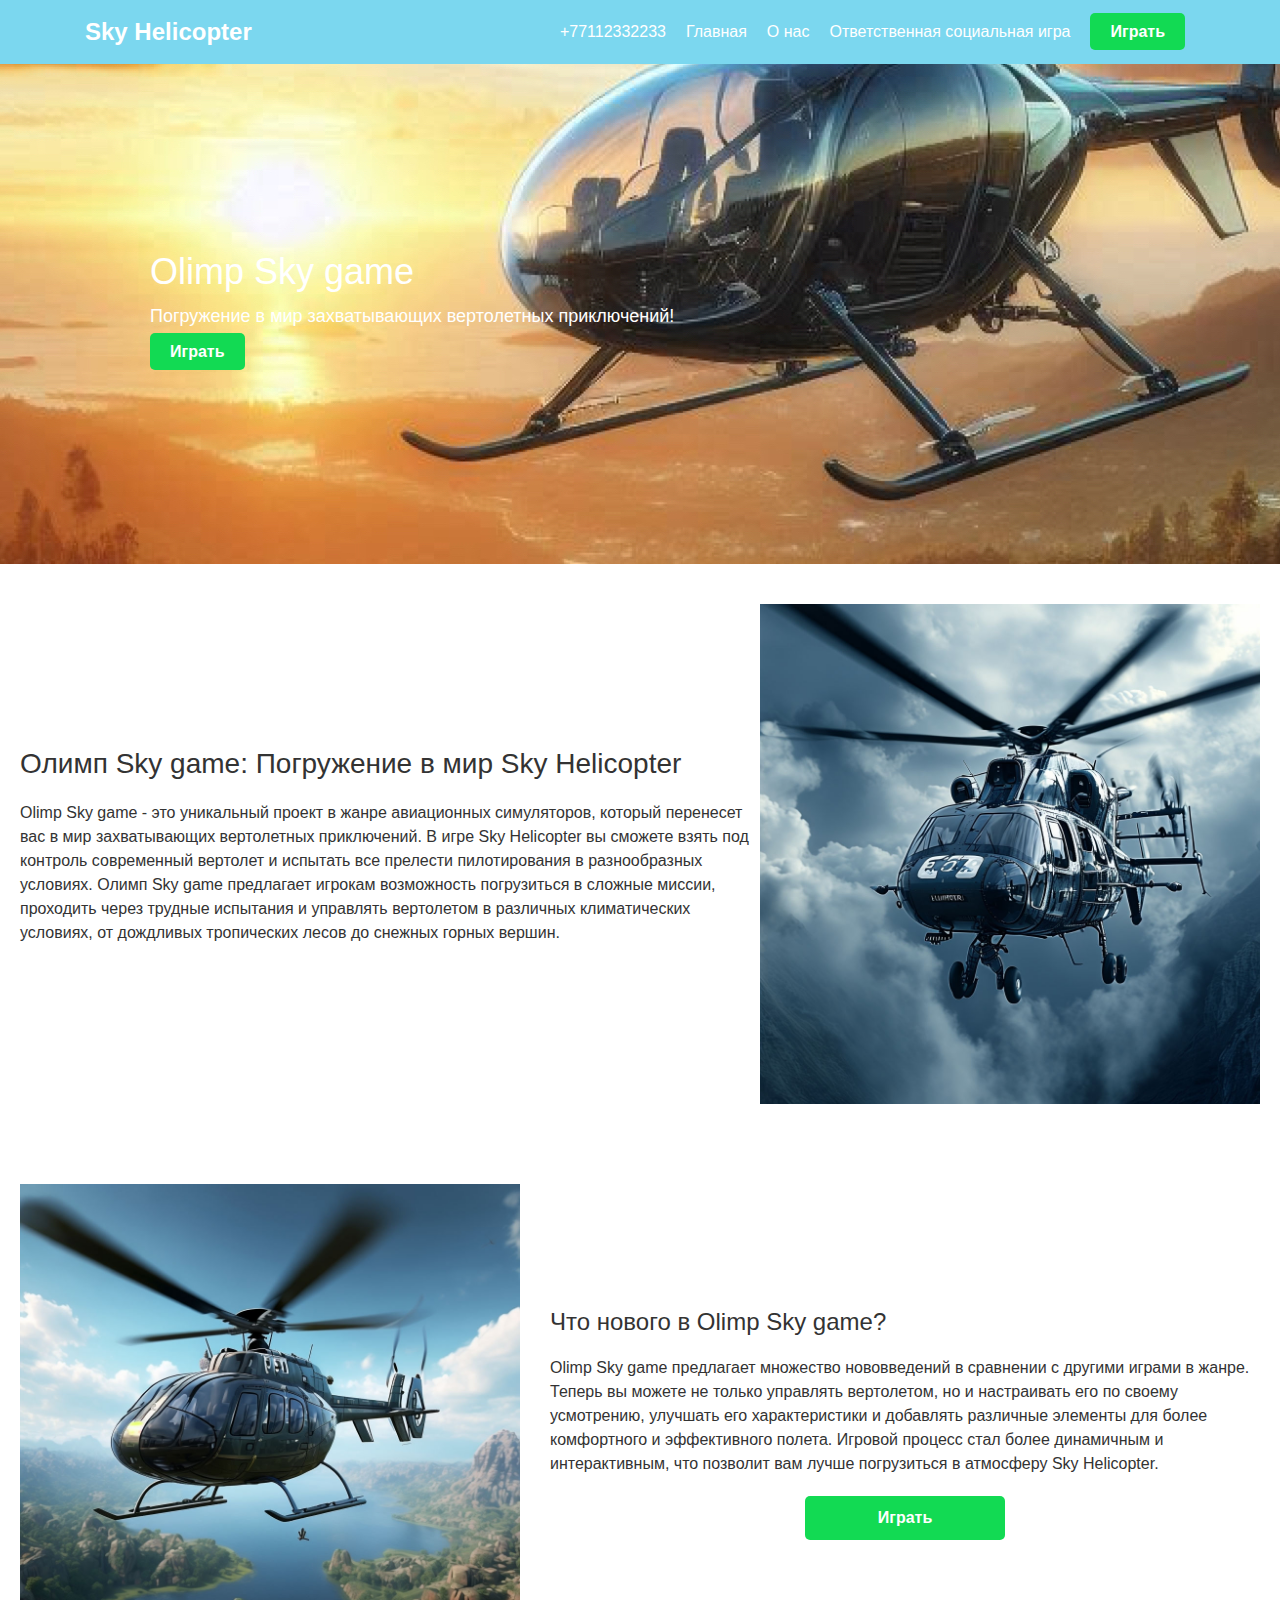
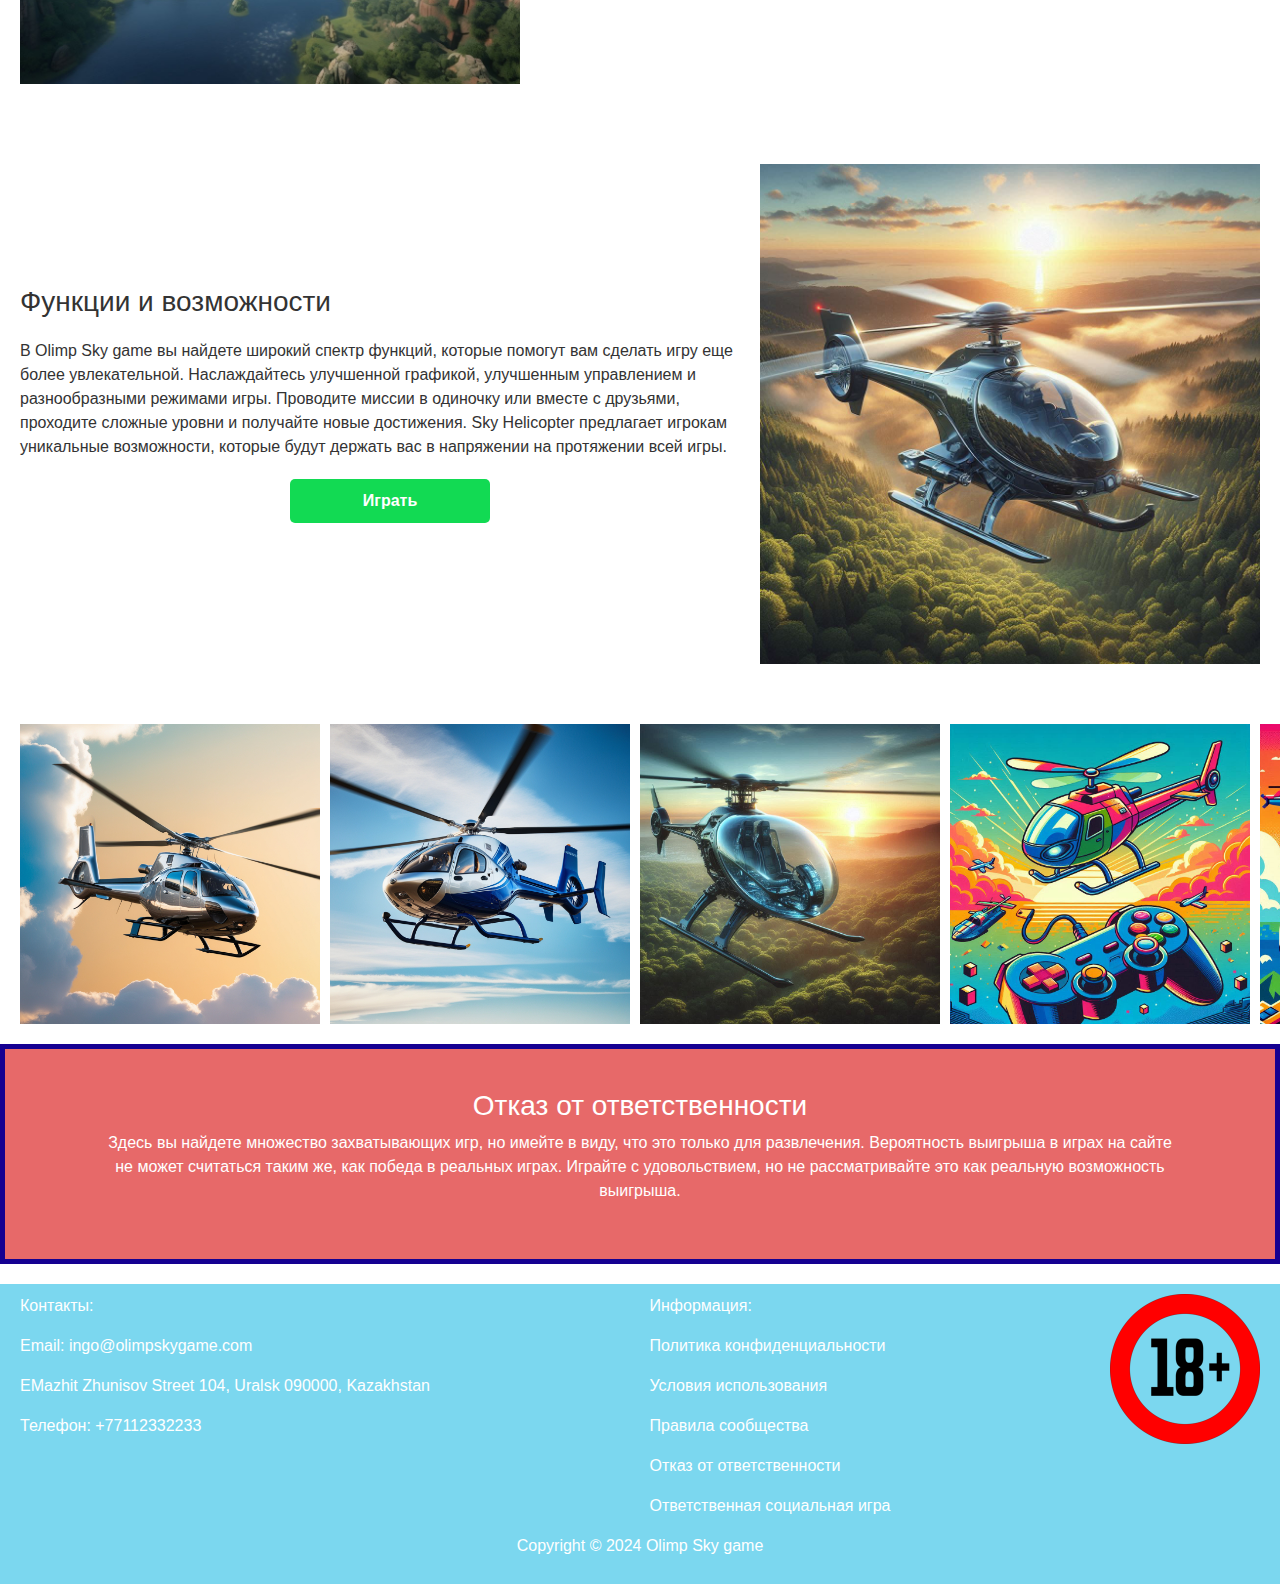
<file: index.html>
<!DOCTYPE html>
<html lang="ru">
<head>
    <meta charset="UTF-8">
    <meta name="viewport" content="width=device-width, initial-scale=1.0">
    <meta name="title" content="Olimp Sky game - Погружение в мир вертолетных приключений">
    <meta name="description"
          content="Олимп Sky game - погружение в мир захватывающих вертолетных приключений. Испытайте захватывающий игровой процесс в Sky Helicopter!">
    <title>Olimp Sky game - Погружение в мир вертолетных приключений</title>
    <link rel="apple-touch-icon" sizes="180x180" href="favicon/apple-touch-icon.png">
    <link rel="icon" type="image/png" sizes="32x32" href="favicon/favicon-32x32.png">
    <link rel="icon" type="image/png" sizes="16x16" href="favicon/favicon-16x16.png">
    <link rel="manifest" href="favicon/site.webmanifest">
    <link rel="stylesheet" href="css/bootstrap.min.css">
    <link rel="stylesheet" href="css/style.css">
</head>
<body>

<!-- Header -->
<header class="header">
    <div class="container">
        <nav class="navbar navbar-expand-lg">
            <a class="navbar-brand" href="index.html">
                <div class="logo">Sky Helicopter</div>
            </a>
            <button class="navbar-toggler" type="button" data-toggle="collapse" data-target="#navbarSupportedContent"
                    aria-controls="navbarSupportedContent" aria-expanded="false" aria-label="Toggle navigation">
                <span class="toggler-icon"></span>
                <span class="toggler-icon"></span>
                <span class="toggler-icon"></span>
            </button>

            <div class="collapse navbar-collapse sub-menu-bar" id="navbarSupportedContent">
                <ul id="nav" class="navbar-nav ml-auto">
                    <li>+77112332233</li>
                    <li><a href="index.html">Главная</a></li>
                    <li><a href="#about">О нас</a></li>
                    <li><a href="manage.html">Ответственная социальная игра</a></li>
                    <li><a href="#" class="btn-play">Играть</a></li>
                </ul>
            </div>
        </nav>
    </div>
</header>

<!-- Hero Section -->
<section class="hero">
    <div class="hero-content">
        <h1>Olimp Sky game</h1>
        <p>Погружение в мир захватывающих вертолетных приключений!</p>
        <a href="#" class="btn-play">Играть</a>
    </div>
</section>

<!-- Section 1 -->
<section class="section" id="about">
    <div class="section-content">
        <h2>Олимп Sky game: Погружение в мир Sky Helicopter</h2>
        <p>Olimp Sky game - это уникальный проект в жанре авиационных симуляторов, который перенесет вас в мир
            захватывающих вертолетных приключений. В игре Sky Helicopter вы сможете взять под контроль современный
            вертолет и испытать все прелести пилотирования в разнообразных условиях. Олимп Sky game предлагает игрокам
            возможность погрузиться в сложные миссии, проходить через трудные испытания и управлять вертолетом в
            различных климатических условиях, от дождливых тропических лесов до снежных горных вершин.</p>
    </div>
    <img src="img/2.jpg" alt="Sky Helicopter">
</section>

<!-- Section 2 -->
<section class="section">
    <img src="img/3.jpg" alt="Sky Helicopter">
    <div class="section-content" style="
    margin-left: 30px;
">
        <h3>Что нового в Olimp Sky game?</h3>
        <p>Olimp Sky game предлагает множество нововведений в сравнении с другими играми в жанре. Теперь вы можете не
            только управлять вертолетом, но и настраивать его по своему усмотрению, улучшать его характеристики и
            добавлять различные элементы для более комфортного и эффективного полета. Игровой процесс стал более
            динамичным и интерактивным, что позволит вам лучше погрузиться в атмосферу Sky Helicopter.</p>
        <a href="#" class="btn-play" style="width: 200px; text-align: center;">Играть</a>
    </div>
</section>

<!-- Section 3 -->
<section class="section">
    <div class="section-content">
        <h2>Функции и возможности</h2>
        <p>В Olimp Sky game вы найдете широкий спектр функций, которые помогут вам сделать игру еще более увлекательной.
            Наслаждайтесь улучшенной графикой, улучшенным управлением и разнообразными режимами игры. Проводите миссии в
            одиночку или вместе с друзьями, проходите сложные уровни и получайте новые достижения. Sky Helicopter
            предлагает игрокам уникальные возможности, которые будут держать вас в напряжении на протяжении всей
            игры.</p>
        <a href="#" class="btn-play" style="width: 200px; text-align: center;">Играть</a>
    </div>
    <img src="img/8.jpg" alt="Sky Helicopter">
</section>

<!-- Section 4 -->
<section class="gallery">
    <img src="img/4.jpg" alt="Sky Helicopter">
    <img src="img/5.jpg" alt="Sky Helicopter">
    <img src="img/6.jpg" alt="Sky Helicopter">
    <img src="img/7.jpg" alt="Sky Helicopter">
    <img src="img/9.jpg" alt="Sky Helicopter">
</section>

<section class="disclaimer">
    <h3>Отказ от ответственности</h3>
    <p>
        Здесь вы найдете множество захватывающих игр, но имейте в виду, что это только для развлечения. Вероятность
        выигрыша в играх на сайте не может считаться таким же, как победа в реальных играх. Играйте с удовольствием, но
        не рассматривайте это как реальную возможность выигрыша.
    </p>
</section>

<!-- Footer -->
<footer class="footer">
    <div class="d-flex justify-content-between flex-column-mob">
        <div>
            <p>Контакты:</p>
            <p>Email: ingo@olimpskygame.com</p>
            <p>EMazhit Zhunisov Street 104, Uralsk 090000, Kazakhstan</p>
            <p>Телефон: +77112332233</p>
        </div>
        <div>
            <p>Информация:</p>
            <p><a href="policy.html" class="text-white">Политика конфиденциальности</a></p>
            <p><a href="terms.html" class="text-white">Условия использования</a></p>
            <p><a href="rules.html" class="text-white">Правила сообщества</a></p>
            <p><a href="disclaimer.html" class="text-white">Отказ от ответственности</a></p>
            <p><a href="manage.html" class="text-white">Ответственная социальная игра</a></p>
        </div>
        <div>
            <img src="img/18.png" width="150">
        </div>
    </div>
    <div class="d-flex justify-content-center">
        <p>Copyright © 2024 Olimp Sky game</p>
    </div>

</footer>

</body>
<script src="js/jquery-1.12.4.min.js"></script>
<script src="js/bootstrap.min.js"></script>
<script src="js/main.js"></script>
<script type="application/ld+json">
    {
        "@context": "https://schema.org",
        "@type": "Organization",
        "name": "Olimp",
        "url": "",
        "logo": "/favicon/favicon.ico"
    }
</script>
<script type="application/ld+json">
    {
        "@context": "https://schema.org",
        "@type": "WPHeader",
        "headline": "Олимп Sky game - погружение в мир захватывающих вертолетных приключений. Испытайте захватывающий игровой процесс в Sky Helicopter!",
        "description": "Олимп Sky game - погружение в мир захватывающих вертолетных приключений. Испытайте захватывающий игровой процесс в Sky Helicopter!",
        "url": "",
        "publisher": {
            "@type": "Organization",
            "name": "Olimp",
            "logo": {
                "@type": "ImageObject",
                "url": "/favicon/favicon.ico"
            }
        }
    }
</script>
<script type="application/ld+json">
    {
        "@context": "https://schema.org",
        "@type": "WebPage",
        "name": "Olimp",
        "description": "Олимп Sky game - погружение в мир захватывающих вертолетных приключений. Испытайте захватывающий игровой процесс в Sky Helicopter!",
        "publisher": {
            "@type": "Organization",
            "name": "Olimp"
        },
        "license": "A license document that applies to this content, typically indicated by URL"
    }
</script>
<script type="application/ld+json">
    {
        "@context": "https://schema.org",
        "@type": "SiteNavigationElement",
        "name": "Main Navigation",
        "url": "",
        "hasPart": [
            {
                "@type": "WebPage",
                "name": "Home",
                "url": ""
            },
            {
                "@type": "WebPage",
                "name": "Policy",
                "url": "/policy.html"
            },
            {
                "@type": "WebPage",
                "name": "Terms of Conditions",
                "url": "/terms.html"
            },
            {
                "@type": "WebPage",
                "name": "Manage",
                "url": "/manage.html"
            },
            {
                "@type": "WebPage",
                "name": "Rules",
                "url": "/rules.html"
            },
            {
                "@type": "WebPage",
                "name": "Disclaimer",
                "url": "/disclaimer.html"
            }
        ]
    }
</script>
</html>
</file>
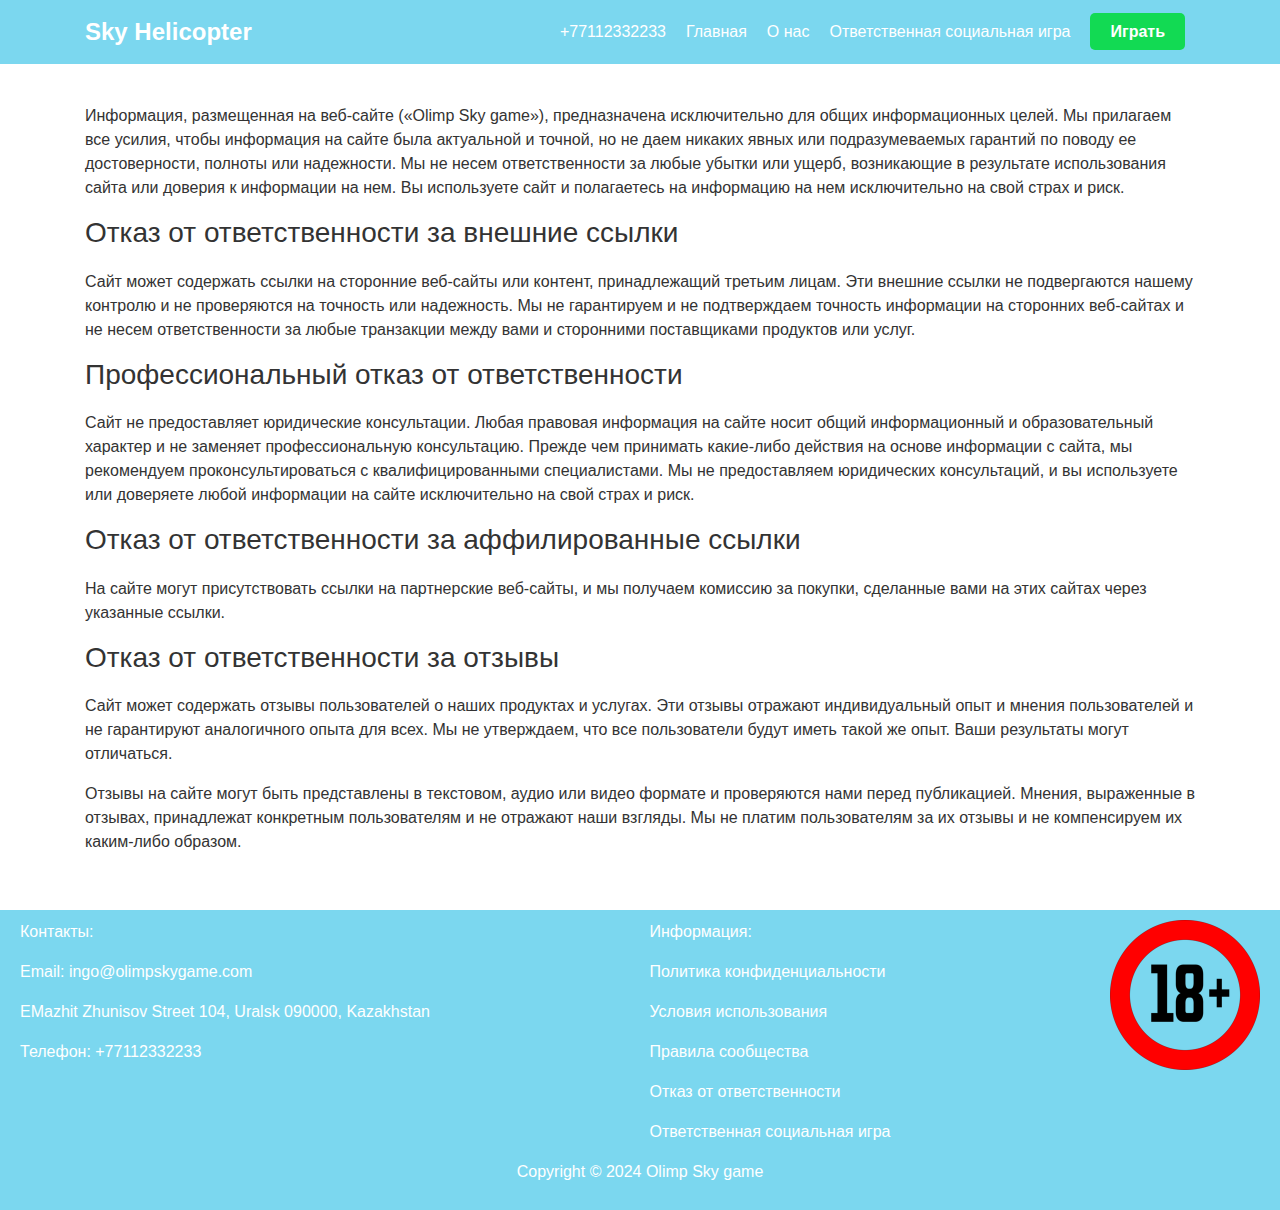
<file: disclaimer.html>
<!DOCTYPE html>
<html lang="ru">
<head>
    <meta charset="UTF-8">
    <meta name="viewport" content="width=device-width, initial-scale=1.0">
    <meta name="title" content="Olimp Sky game - Погружение в мир вертолетных приключений">
    <meta name="description"
          content="Олимп Sky game - погружение в мир захватывающих вертолетных приключений. Испытайте захватывающий игровой процесс в Sky Helicopter!">
    <title>Olimp Sky game - Погружение в мир вертолетных приключений</title>
    <link rel="apple-touch-icon" sizes="180x180" href="favicon/apple-touch-icon.png">
    <link rel="icon" type="image/png" sizes="32x32" href="favicon/favicon-32x32.png">
    <link rel="icon" type="image/png" sizes="16x16" href="favicon/favicon-16x16.png">
    <link rel="manifest" href="favicon/site.webmanifest">
    <link rel="stylesheet" href="css/bootstrap.min.css">
    <link rel="stylesheet" href="css/style.css">
</head>
<body>

<!-- Header -->
<header class="header">
    <div class="container">
        <nav class="navbar navbar-expand-lg">
            <a class="navbar-brand" href="index.html">
                <div class="logo">Sky Helicopter</div>
            </a>
            <button class="navbar-toggler" type="button" data-toggle="collapse" data-target="#navbarSupportedContent"
                    aria-controls="navbarSupportedContent" aria-expanded="false" aria-label="Toggle navigation">
                <span class="toggler-icon"></span>
                <span class="toggler-icon"></span>
                <span class="toggler-icon"></span>
            </button>

            <div class="collapse navbar-collapse sub-menu-bar" id="navbarSupportedContent">
                <ul id="nav" class="navbar-nav ml-auto">
                    <li>+77112332233</li>
                    <li><a href="index.html">Главная</a></li>
                    <li><a href="index.html#about">О нас</a></li>
                    <li><a href="manage.html">Ответственная социальная игра</a></li>
                    <li><a href="#" class="btn-play">Играть</a></li>
                </ul>
            </div>
        </nav>
    </div>
</header>

<section class="section">
    <div class="container">
        <p>
            Информация, размещенная на веб-сайте («Olimp Sky game»), предназначена исключительно для общих информационных целей.
            Мы прилагаем все усилия, чтобы информация на сайте была актуальной и точной, но не даем никаких явных или
            подразумеваемых гарантий по поводу ее достоверности, полноты или надежности. Мы не несем ответственности за
            любые убытки или ущерб, возникающие в результате использования сайта или доверия к информации на нем. Вы
            используете сайт и полагаетесь на информацию на нем исключительно на свой страх и риск.
        </p>
        <h2>Отказ от ответственности за внешние ссылки</h2>
        <p>
            Сайт может содержать ссылки на сторонние веб-сайты или контент, принадлежащий третьим лицам. Эти внешние
            ссылки не подвергаются нашему контролю и не проверяются на точность или надежность. Мы не гарантируем и не
            подтверждаем точность информации на сторонних веб-сайтах и не несем ответственности за любые транзакции
            между вами и сторонними поставщиками продуктов или услуг.
        </p>
        <h2>Профессиональный отказ от ответственности</h2>
        <p>Сайт не предоставляет юридические консультации. Любая правовая информация на сайте носит общий информационный
            и образовательный характер и не заменяет профессиональную консультацию. Прежде чем принимать какие-либо
            действия на основе информации с сайта, мы рекомендуем проконсультироваться с квалифицированными
            специалистами. Мы не предоставляем юридических консультаций, и вы используете или доверяете любой информации
            на сайте исключительно на свой страх и риск.</p>

        <h2>Отказ от ответственности за аффилированные ссылки</h2>
        <p>
            На сайте могут присутствовать ссылки на партнерские веб-сайты, и мы получаем комиссию за покупки,
            сделанные вами на этих сайтах через указанные ссылки.
        </p>

        <h2>Отказ от ответственности за отзывы</h2>
        <p>
            Сайт может содержать отзывы пользователей о наших продуктах и услугах. Эти отзывы отражают
            индивидуальный опыт и мнения пользователей и не гарантируют аналогичного опыта для всех. Мы не
            утверждаем, что все пользователи будут иметь такой же опыт. Ваши результаты могут отличаться.
        </p>

        <p>
            Отзывы на сайте могут быть представлены в текстовом, аудио или видео формате и проверяются нами перед
            публикацией. Мнения, выраженные в отзывах, принадлежат конкретным пользователям и не отражают наши
            взгляды. Мы не платим пользователям за их отзывы и не компенсируем их каким-либо образом.

        </p>
    </div>
</section>

<!-- Footer -->
<footer class="footer">
    <div class="d-flex justify-content-between flex-column-mob">
        <div>
            <p>Контакты:</p>
            <p>Email: ingo@olimpskygame.com</p>
            <p>EMazhit Zhunisov Street 104, Uralsk 090000, Kazakhstan</p>
            <p>Телефон: +77112332233</p>
        </div>
        <div>
            <p>Информация:</p>
            <p><a href="policy.html" class="text-white">Политика конфиденциальности</a></p>
            <p><a href="terms.html" class="text-white">Условия использования</a></p>
            <p><a href="rules.html" class="text-white">Правила сообщества</a></p>
            <p><a href="disclaimer.html" class="text-white">Отказ от ответственности</a></p>
            <p><a href="manage.html" class="text-white">Ответственная социальная игра</a></p>
        </div>
        <div>
            <img src="img/18.png" width="150">
        </div>
    </div>
    <div class="d-flex justify-content-center">
        <p>Copyright © 2024 Olimp Sky game</p>
    </div>

</footer>

</body>
<script src="js/jquery-1.12.4.min.js"></script>
<script src="js/bootstrap.min.js"></script>
<script src="js/main.js"></script>
<script type="application/ld+json">
    {
        "@context": "https://schema.org",
        "@type": "Organization",
        "name": "Olimp",
        "url": "",
        "logo": "/favicon/favicon.ico"
    }
</script>
<script type="application/ld+json">
    {
        "@context": "https://schema.org",
        "@type": "WPHeader",
        "headline": "Олимп Sky game - погружение в мир захватывающих вертолетных приключений. Испытайте захватывающий игровой процесс в Sky Helicopter!",
        "description": "Олимп Sky game - погружение в мир захватывающих вертолетных приключений. Испытайте захватывающий игровой процесс в Sky Helicopter!",
        "url": "",
        "publisher": {
            "@type": "Organization",
            "name": "Olimp",
            "logo": {
                "@type": "ImageObject",
                "url": "/favicon/favicon.ico"
            }
        }
    }
</script>
<script type="application/ld+json">
    {
        "@context": "https://schema.org",
        "@type": "WebPage",
        "name": "Olimp",
        "description": "Олимп Sky game - погружение в мир захватывающих вертолетных приключений. Испытайте захватывающий игровой процесс в Sky Helicopter!",
        "publisher": {
            "@type": "Organization",
            "name": "Olimp"
        },
        "license": "A license document that applies to this content, typically indicated by URL"
    }
</script>
<script type="application/ld+json">
    {
        "@context": "https://schema.org",
        "@type": "SiteNavigationElement",
        "name": "Main Navigation",
        "url": "",
        "hasPart": [
            {
                "@type": "WebPage",
                "name": "Home",
                "url": ""
            },
            {
                "@type": "WebPage",
                "name": "Manage",
                "url": "/manage.html"
            },
            {
                "@type": "WebPage",
                "name": "Rules",
                "url": "/rules.html"
            },
            {
                "@type": "WebPage",
                "name": "Disclaimer",
                "url": "/disclaimer.html"
            }
        ]
    }
</script>
</html>
</file>
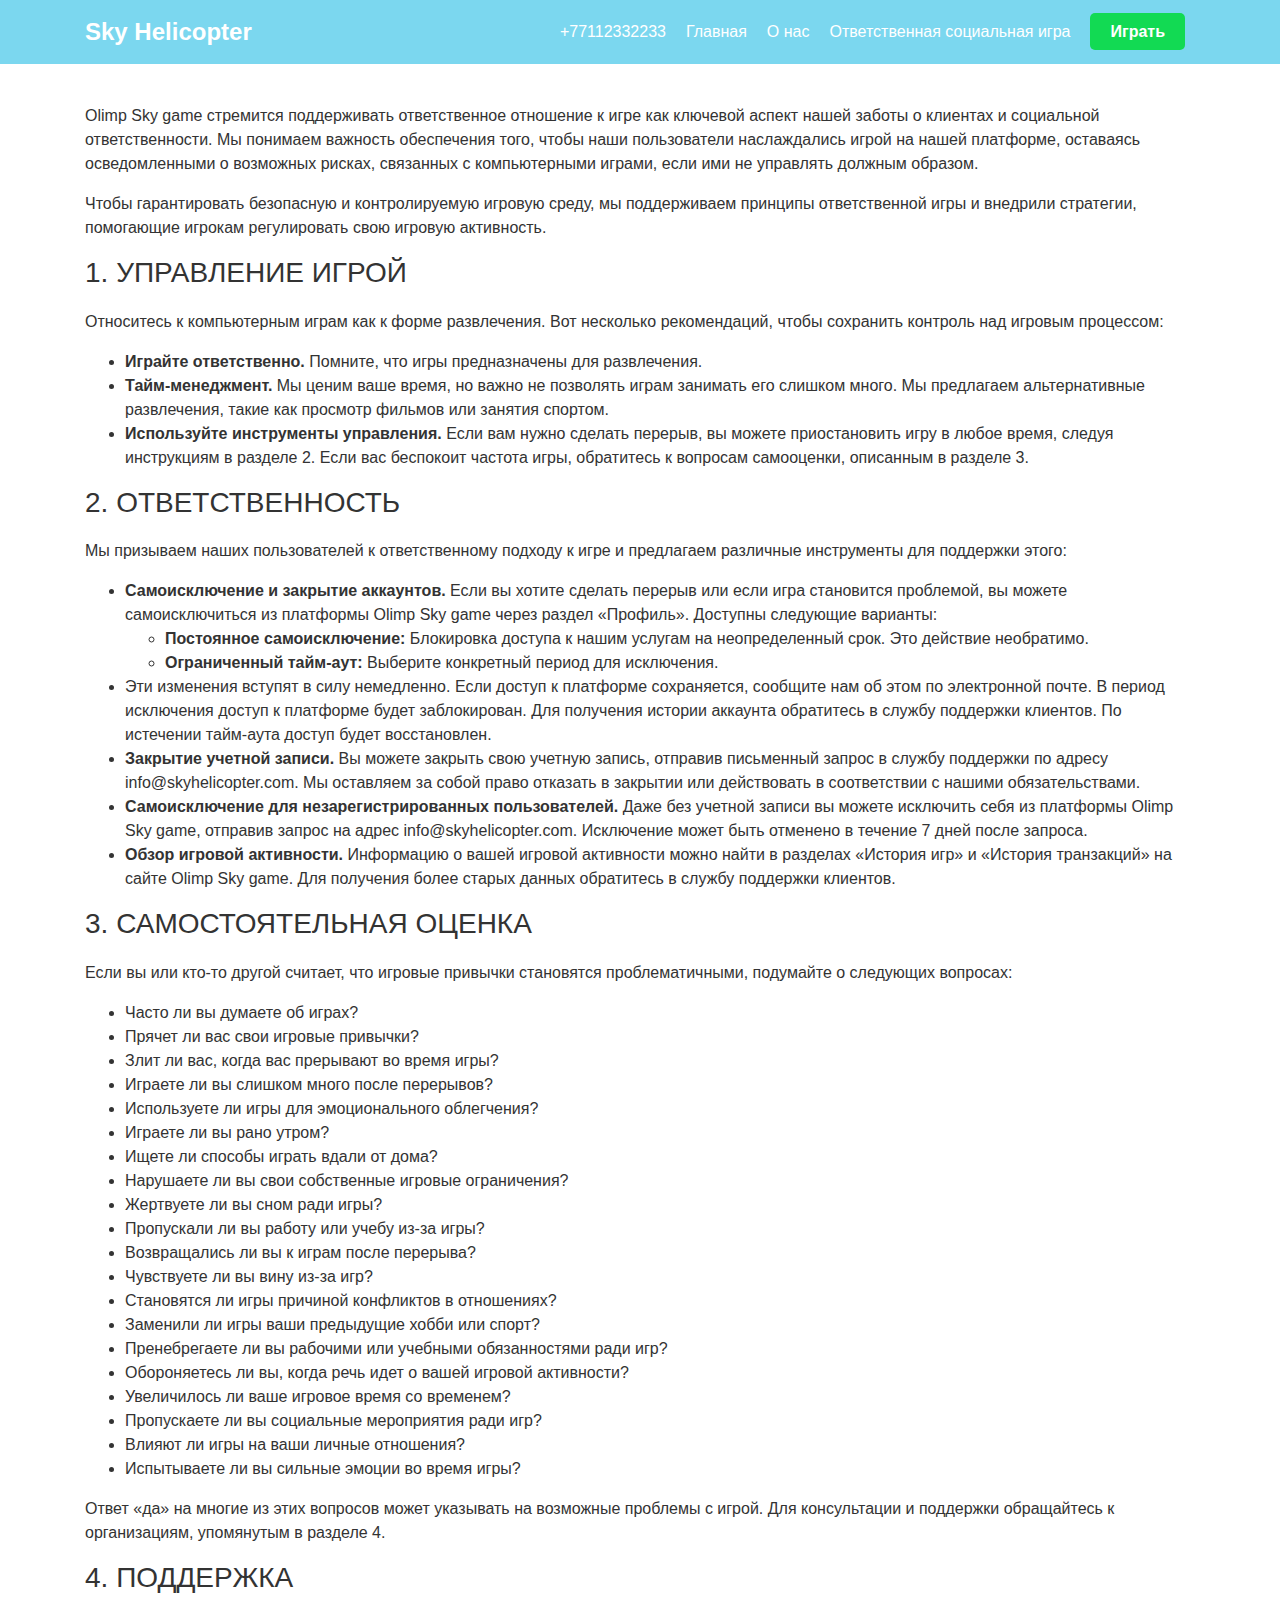
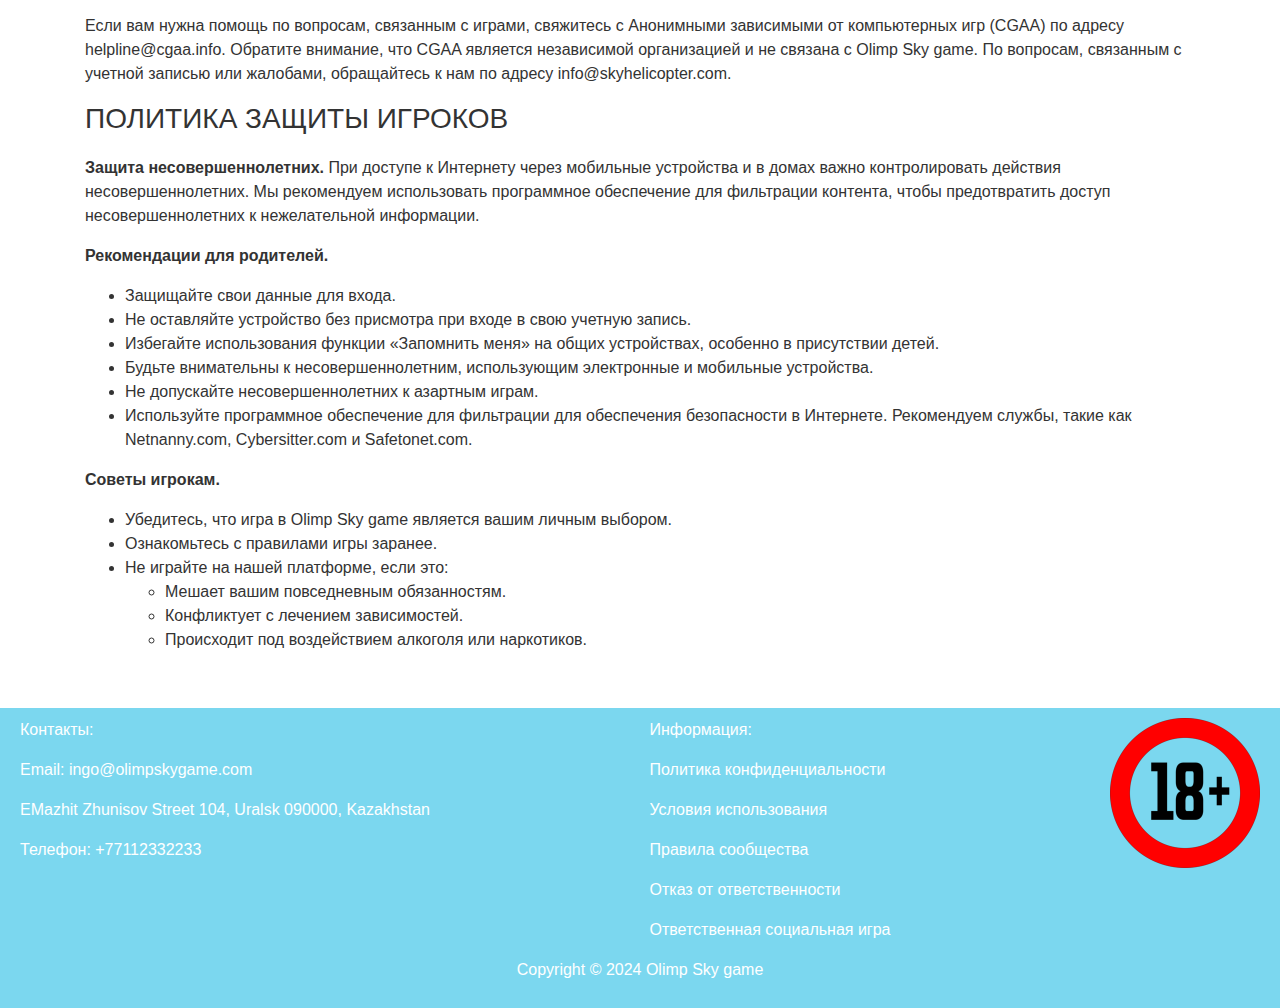
<file: manage.html>
<!DOCTYPE html>
<html lang="ru">
<head>
    <meta charset="UTF-8">
    <meta name="viewport" content="width=device-width, initial-scale=1.0">
    <meta name="title" content="Olimp Sky game - Погружение в мир вертолетных приключений">
    <meta name="description"
          content="Олимп Sky game - погружение в мир захватывающих вертолетных приключений. Испытайте захватывающий игровой процесс в Sky Helicopter!">
    <title>Olimp Sky game - Погружение в мир вертолетных приключений</title>
    <link rel="apple-touch-icon" sizes="180x180" href="favicon/apple-touch-icon.png">
    <link rel="icon" type="image/png" sizes="32x32" href="favicon/favicon-32x32.png">
    <link rel="icon" type="image/png" sizes="16x16" href="favicon/favicon-16x16.png">
    <link rel="manifest" href="favicon/site.webmanifest">
    <link rel="stylesheet" href="css/bootstrap.min.css">
    <link rel="stylesheet" href="css/style.css">
</head>
<body>

<!-- Header -->
<header class="header">
    <div class="container">
        <nav class="navbar navbar-expand-lg">
            <a class="navbar-brand" href="index.html">
                <div class="logo">Sky Helicopter</div>
            </a>
            <button class="navbar-toggler" type="button" data-toggle="collapse" data-target="#navbarSupportedContent"
                    aria-controls="navbarSupportedContent" aria-expanded="false" aria-label="Toggle navigation">
                <span class="toggler-icon"></span>
                <span class="toggler-icon"></span>
                <span class="toggler-icon"></span>
            </button>

            <div class="collapse navbar-collapse sub-menu-bar" id="navbarSupportedContent">
                <ul id="nav" class="navbar-nav ml-auto">
                    <li>+77112332233</li>
                    <li><a href="index.html">Главная</a></li>
                    <li><a href="index.html#about">О нас</a></li>
                    <li><a href="manage.html">Ответственная социальная игра</a></li>
                    <li><a href="#" class="btn-play">Играть</a></li>
                </ul>
            </div>
        </nav>
    </div>
</header>

<section class="section">
    <div class="container">
        <p>
            Olimp Sky game стремится поддерживать ответственное отношение к игре как ключевой аспект нашей заботы о клиентах и
            социальной ответственности. Мы понимаем важность обеспечения того, чтобы наши пользователи наслаждались
            игрой на нашей платформе, оставаясь осведомленными о возможных рисках, связанных с компьютерными играми,
            если ими не управлять должным образом.

        </p>
        <p>
            Чтобы гарантировать безопасную и контролируемую игровую среду, мы поддерживаем принципы ответственной игры и
            внедрили стратегии, помогающие игрокам регулировать свою игровую активность.
        </p>
        <h2>1. УПРАВЛЕНИЕ ИГРОЙ</h2>
        <p>Относитесь к компьютерным играм как к форме развлечения. Вот несколько рекомендаций, чтобы сохранить контроль
            над игровым процессом:</p>
        <ul>
            <li><strong>Играйте ответственно.</strong> Помните, что игры предназначены для развлечения.</li>
            <li><strong>Тайм-менеджмент.</strong> Мы ценим ваше время, но важно не позволять играм занимать его слишком
                много. Мы предлагаем альтернативные развлечения, такие как просмотр фильмов или занятия спортом.
            </li>
            <li><strong>Используйте инструменты управления.</strong> Если вам нужно сделать перерыв, вы можете
                приостановить игру в любое время, следуя инструкциям в разделе 2. Если вас беспокоит частота игры,
                обратитесь к вопросам самооценки, описанным в разделе 3.
            </li>
        </ul>

        <h2>2. ОТВЕТСТВЕННОСТЬ</h2>
        <p>
            Мы призываем наших пользователей к ответственному подходу к игре и предлагаем различные инструменты для
            поддержки этого:
        </p>
        <ul>
            <li><strong>Самоисключение и закрытие аккаунтов.</strong> Если вы хотите сделать перерыв или если игра
                становится проблемой, вы можете самоисключиться из платформы Olimp Sky game через раздел «Профиль». Доступны
                следующие варианты:
                <ul>
                    <li><strong>Постоянное самоисключение:</strong> Блокировка доступа к нашим услугам на неопределенный
                        срок. Это действие необратимо.
                    </li>
                    <li><strong>Ограниченный тайм-аут:</strong> Выберите конкретный период для исключения.</li>
                </ul>
            </li>
            <li>
                Эти изменения вступят в силу немедленно. Если доступ к платформе сохраняется, сообщите нам об этом по
                электронной почте. В период исключения доступ к платформе будет заблокирован. Для получения истории
                аккаунта обратитесь в службу поддержки клиентов. По истечении тайм-аута доступ будет восстановлен.
            </li>
            <li>
                <strong>Закрытие учетной записи.</strong> Вы можете закрыть свою учетную запись, отправив письменный
                запрос в службу поддержки по адресу info@skyhelicopter.com. Мы оставляем за собой право отказать в
                закрытии или действовать в соответствии с нашими обязательствами.
            </li>
            <li>
                <strong>Самоисключение для незарегистрированных пользователей.</strong> Даже без учетной записи вы
                можете исключить себя из платформы Olimp Sky game, отправив запрос на адрес info@skyhelicopter.com. Исключение
                может быть отменено в течение 7 дней после запроса.
            </li>
            <li>
                <strong>Обзор игровой активности.</strong> Информацию о вашей игровой активности можно найти в разделах
                «История игр» и «История транзакций» на сайте Olimp Sky game. Для получения более старых данных обратитесь в
                службу поддержки клиентов.
            </li>
        </ul>

        <h2>3. САМОСТОЯТЕЛЬНАЯ ОЦЕНКА</h2>
        <p>
            Если вы или кто-то другой считает, что игровые привычки становятся проблематичными, подумайте о следующих
            вопросах:
        </p>
        <ul>
            <li>Часто ли вы думаете об играх?
            </li>
            <li>
                Прячет ли вас свои игровые привычки?
            </li>
            <li>
                Злит ли вас, когда вас прерывают во время игры?

            </li>
            <li>
                Играете ли вы слишком много после перерывов?

            </li>
            <li>
                Используете ли игры для эмоционального облегчения?

            </li>
            <li>
                Играете ли вы рано утром?

            </li>
            <li>
                Ищете ли способы играть вдали от дома?

            </li>
            <li>
                Нарушаете ли вы свои собственные игровые ограничения?

            </li>
            <li>
                Жертвуете ли вы сном ради игры?

            </li>
            <li>
                Пропускали ли вы работу или учебу из-за игры?

            </li>
            <li>
                Возвращались ли вы к играм после перерыва?

            </li>
            <li>
                Чувствуете ли вы вину из-за игр?

            </li>
            <li>
                Становятся ли игры причиной конфликтов в отношениях?

            </li>
            <li>
                Заменили ли игры ваши предыдущие хобби или спорт?

            </li>
            <li>
                Пренебрегаете ли вы рабочими или учебными обязанностями ради игр?

            </li>
            <li>
                Обороняетесь ли вы, когда речь идет о вашей игровой активности?

            </li>
            <li>
                Увеличилось ли ваше игровое время со временем?

            </li>
            <li>
                Пропускаете ли вы социальные мероприятия ради игр?

            </li>
            <li>
                Влияют ли игры на ваши личные отношения?

            </li>
            <li>
                Испытываете ли вы сильные эмоции во время игры?

            </li>
        </ul>
        <p>
            Ответ «да» на многие из этих вопросов может указывать на возможные проблемы с игрой. Для консультации и поддержки обращайтесь к организациям, упомянутым в разделе 4.
        </p>

        <h2>4. ПОДДЕРЖКА</h2>
        <p>
            Если вам нужна помощь по вопросам, связанным с играми, свяжитесь с Анонимными зависимыми от компьютерных игр (CGAA) по адресу helpline@cgaa.info. Обратите внимание, что CGAA является независимой организацией и не связана с Olimp Sky game. По вопросам, связанным с учетной записью или жалобами, обращайтесь к нам по адресу info@skyhelicopter.com.
        </p>

        <h2>ПОЛИТИКА ЗАЩИТЫ ИГРОКОВ</h2>

        <p><strong>Защита несовершеннолетних.</strong> При доступе к Интернету через мобильные устройства и в домах важно контролировать действия несовершеннолетних. Мы рекомендуем использовать программное обеспечение для фильтрации контента, чтобы предотвратить доступ несовершеннолетних к нежелательной информации.</p>
        <p><strong>Рекомендации для родителей.</strong></p>
        <ul>
            <li>Защищайте свои данные для входа.</li>
            <li>Не оставляйте устройство без присмотра при входе в свою учетную запись.</li>
            <li>Избегайте использования функции «Запомнить меня» на общих устройствах, особенно в присутствии детей.</li>
            <li>Будьте внимательны к несовершеннолетним, использующим электронные и мобильные устройства.</li>
            <li>Не допускайте несовершеннолетних к азартным играм.</li>
            <li>Используйте программное обеспечение для фильтрации для обеспечения безопасности в Интернете. Рекомендуем службы, такие как Netnanny.com, Cybersitter.com и Safetonet.com.</li>
        </ul>
        <p><strong>Советы игрокам.</strong></p>
        <ul>
            <li>Убедитесь, что игра в Olimp Sky game является вашим личным выбором.</li>
            <li>Ознакомьтесь с правилами игры заранее.</li>
            <li>Не играйте на нашей платформе, если это:
                <ul>
                    <li>Мешает вашим повседневным обязанностям.</li>
                    <li>Конфликтует с лечением зависимостей.</li>
                    <li>Происходит под воздействием алкоголя или наркотиков.</li>
                </ul>
            </li>

        </ul>

    </div>
</section>

<!-- Footer -->
<footer class="footer">
    <div class="d-flex justify-content-between flex-column-mob">
        <div>
            <p>Контакты:</p>
            <p>Email: ingo@olimpskygame.com</p>
            <p>EMazhit Zhunisov Street 104, Uralsk 090000, Kazakhstan</p>
            <p>Телефон: +77112332233</p>
        </div>
        <div>
            <p>Информация:</p>
            <p><a href="policy.html" class="text-white">Политика конфиденциальности</a></p>
            <p><a href="terms.html" class="text-white">Условия использования</a></p>
            <p><a href="rules.html" class="text-white">Правила сообщества</a></p>
            <p><a href="disclaimer.html" class="text-white">Отказ от ответственности</a></p>
            <p><a href="manage.html" class="text-white">Ответственная социальная игра</a></p>
        </div>
        <div>
            <img src="img/18.png" width="150">
        </div>
    </div>
    <div class="d-flex justify-content-center">
        <p>Copyright © 2024 Olimp Sky game</p>
    </div>

</footer>

</body>
<script src="js/jquery-1.12.4.min.js"></script>
<script src="js/bootstrap.min.js"></script>
<script src="js/main.js"></script>
<script type="application/ld+json">
    {
        "@context": "https://schema.org",
        "@type": "Organization",
        "name": "Olimp",
        "url": "",
        "logo": "/favicon/favicon.ico"
    }
</script>
<script type="application/ld+json">
    {
        "@context": "https://schema.org",
        "@type": "WPHeader",
        "headline": "Олимп Sky game - погружение в мир захватывающих вертолетных приключений. Испытайте захватывающий игровой процесс в Sky Helicopter!",
        "description": "Олимп Sky game - погружение в мир захватывающих вертолетных приключений. Испытайте захватывающий игровой процесс в Sky Helicopter!",
        "url": "",
        "publisher": {
            "@type": "Organization",
            "name": "Olimp",
            "logo": {
                "@type": "ImageObject",
                "url": "/favicon/favicon.ico"
            }
        }
    }
</script>
<script type="application/ld+json">
    {
        "@context": "https://schema.org",
        "@type": "WebPage",
        "name": "Olimp",
        "description": "Олимп Sky game - погружение в мир захватывающих вертолетных приключений. Испытайте захватывающий игровой процесс в Sky Helicopter!",
        "publisher": {
            "@type": "Organization",
            "name": "Olimp"
        },
        "license": "A license document that applies to this content, typically indicated by URL"
    }
</script>
<script type="application/ld+json">
    {
        "@context": "https://schema.org",
        "@type": "SiteNavigationElement",
        "name": "Main Navigation",
        "url": "",
        "hasPart": [
            {
                "@type": "WebPage",
                "name": "Home",
                "url": ""
            },
            {
                "@type": "WebPage",
                "name": "Manage",
                "url": "/manage.html"
            },
            {
                "@type": "WebPage",
                "name": "Rules",
                "url": "/rules.html"
            },
            {
                "@type": "WebPage",
                "name": "Disclaimer",
                "url": "/disclaimer.html"
            }
        ]
    }
</script>
</html>
</file>
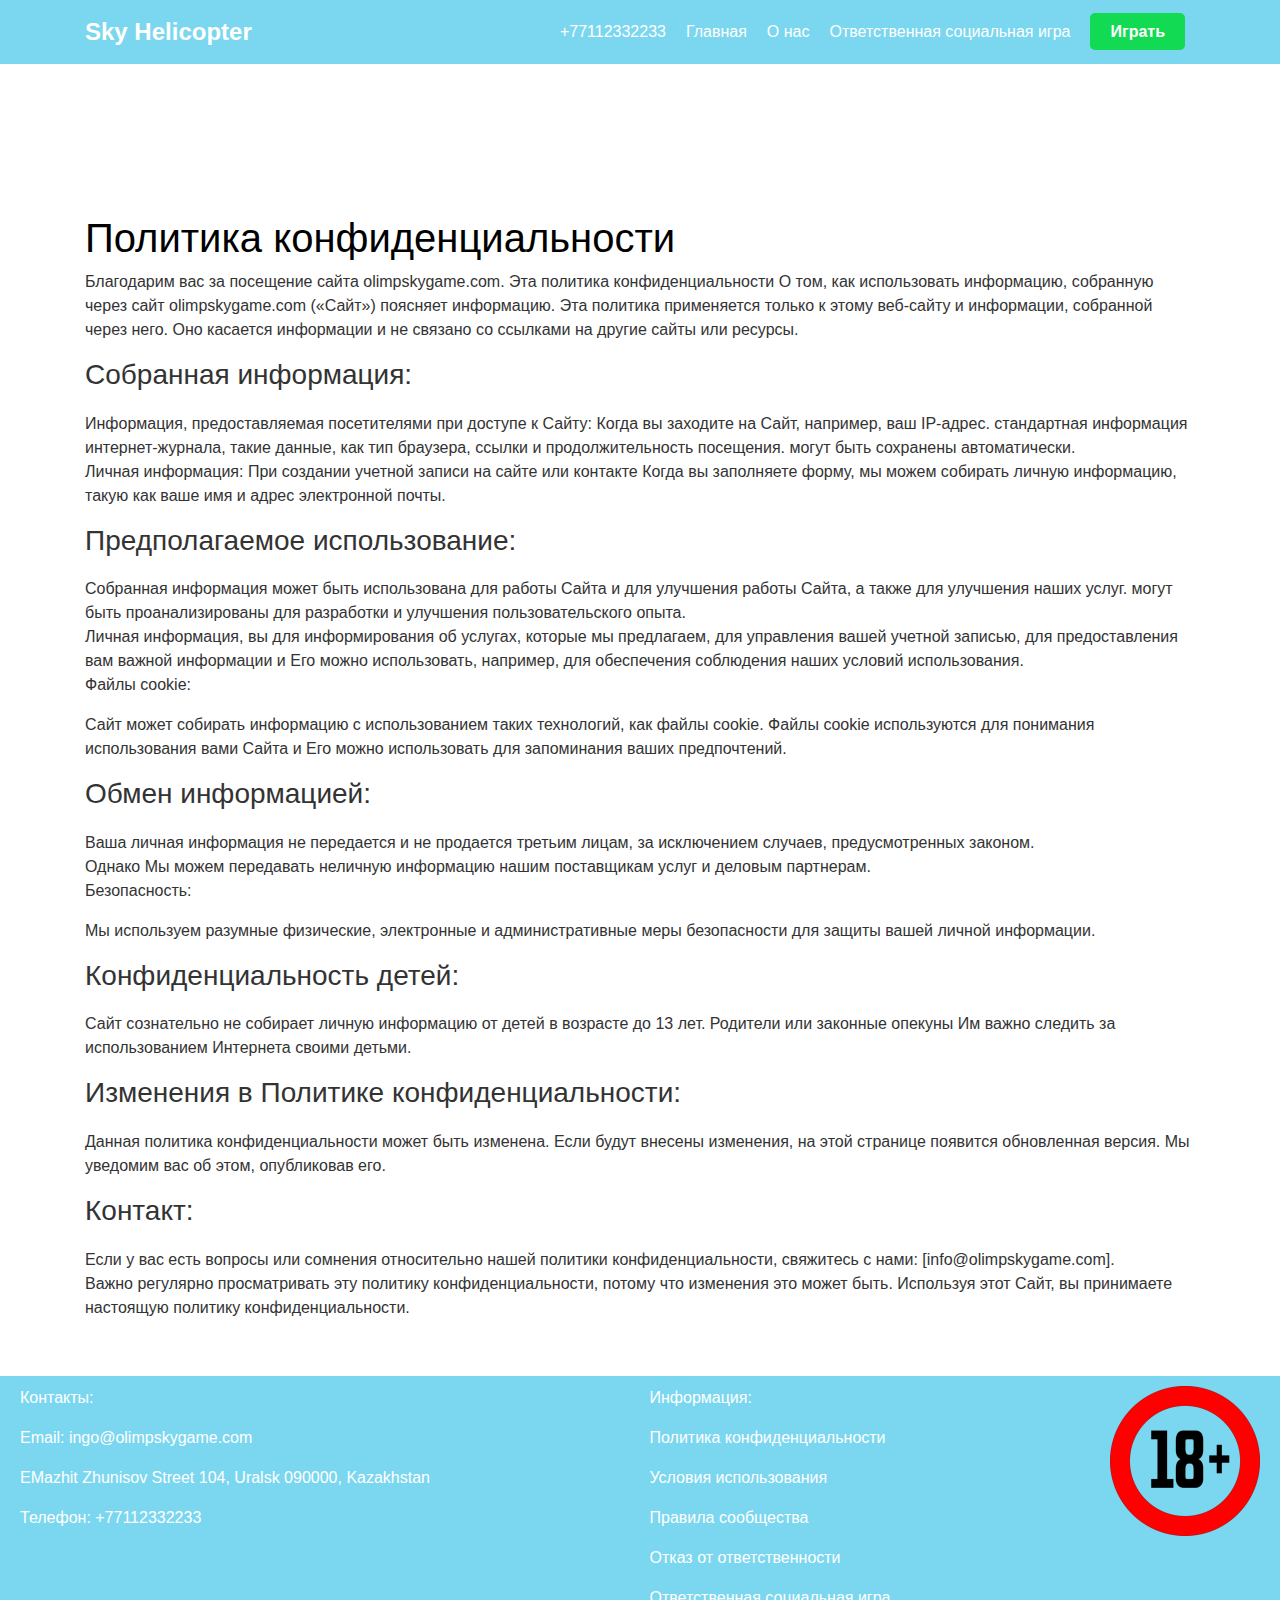
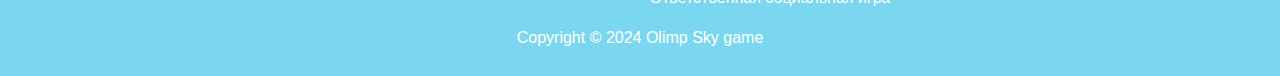
<file: policy.html>
<!DOCTYPE html>
<html lang="ru">
<head>
    <meta charset="UTF-8">
    <meta name="viewport" content="width=device-width, initial-scale=1.0">
    <meta name="title" content="Olimp Sky game - Погружение в мир вертолетных приключений">
    <meta name="description"
          content="Олимп Sky game - погружение в мир захватывающих вертолетных приключений. Испытайте захватывающий игровой процесс в Sky Helicopter!">
    <title>Olimp Sky game - Погружение в мир вертолетных приключений</title>
    <link rel="apple-touch-icon" sizes="180x180" href="favicon/apple-touch-icon.png">
    <link rel="icon" type="image/png" sizes="32x32" href="favicon/favicon-32x32.png">
    <link rel="icon" type="image/png" sizes="16x16" href="favicon/favicon-16x16.png">
    <link rel="manifest" href="favicon/site.webmanifest">
    <link rel="stylesheet" href="css/bootstrap.min.css">
    <link rel="stylesheet" href="css/style.css">
</head>
<body>

<!-- Header -->
<header class="header">
    <div class="container">
        <nav class="navbar navbar-expand-lg">
            <a class="navbar-brand" href="index.html">
                <div class="logo">Sky Helicopter</div>
            </a>
            <button class="navbar-toggler" type="button" data-toggle="collapse" data-target="#navbarSupportedContent"
                    aria-controls="navbarSupportedContent" aria-expanded="false" aria-label="Toggle navigation">
                <span class="toggler-icon"></span>
                <span class="toggler-icon"></span>
                <span class="toggler-icon"></span>
            </button>

            <div class="collapse navbar-collapse sub-menu-bar" id="navbarSupportedContent">
                <ul id="nav" class="navbar-nav ml-auto">
                    <li>+77112332233</li>
                    <li><a href="index.html">Главная</a></li>
                    <li><a href="index.html#about">О нас</a></li>
                    <li><a href="manage.html">Ответственная социальная игра</a></li>
                    <li><a href="#" class="btn-play">Играть</a></li>
                </ul>
            </div>
        </nav>
    </div>
</header>

<section class="section policy">
    <div class="container">
        <h1 style="color: #000">Политика конфиденциальности</h1>
        <p>Благодарим вас за посещение сайта olimpskygame.com. Эта политика конфиденциальности
            О том, как использовать информацию, собранную через сайт olimpskygame.com («Сайт»)
            поясняет информацию. Эта политика применяется только к этому веб-сайту и информации, собранной через
            него.
            Оно касается информации и не связано со ссылками на другие сайты или ресурсы.</p>
        <h2>
            Собранная информация:</h2>
        <p>
            Информация, предоставляемая посетителями при доступе к Сайту: Когда вы заходите на Сайт, например, ваш
            IP-адрес.
            стандартная информация интернет-журнала, такие данные, как тип браузера, ссылки и продолжительность
            посещения.
            могут быть сохранены автоматически.<br>Личная информация: При создании учетной записи на сайте или
            контакте
            Когда вы заполняете форму, мы можем собирать личную информацию, такую ​​как ваше имя и адрес электронной
            почты.<br>
        </p>
        <h2>Предполагаемое использование:</h2>
        <p>
            Собранная информация может быть использована для работы Сайта и для улучшения работы Сайта, а также для
            улучшения наших услуг.
            могут быть проанализированы для разработки и улучшения пользовательского опыта.<br>Личная информация, вы
            для информирования об услугах, которые мы предлагаем, для управления вашей учетной записью, для
            предоставления вам важной информации и
            Его можно использовать, например, для обеспечения соблюдения наших условий использования.<br>Файлы
            cookie:</p>
        <p>
            Сайт может собирать информацию с использованием таких технологий, как файлы cookie. Файлы cookie
            используются для понимания использования вами Сайта и
            Его можно использовать для запоминания ваших предпочтений.<br></p>
        <h2>Обмен информацией:</h2>
        <p>
            Ваша личная информация не передается и не продается третьим лицам, за исключением случаев,
            предусмотренных законом.<br>Однако
            Мы можем передавать неличную информацию нашим поставщикам услуг и деловым партнерам.<br>Безопасность:
        </p>
        <p>
            Мы используем разумные физические, электронные и административные меры безопасности для защиты вашей
            личной информации.<br></p>
        <h2>Конфиденциальность детей:</h2>
        <p>
            Сайт сознательно не собирает личную информацию от детей в возрасте до 13 лет. Родители или законные
            опекуны
            Им важно следить за использованием Интернета своими детьми.<br></p>
        <h2>Изменения в Политике конфиденциальности:</h2>
        <p>
            Данная политика конфиденциальности может быть изменена. Если будут внесены изменения, на этой странице
            появится обновленная версия.
            Мы уведомим вас об этом, опубликовав его.<br></p>
        <h2>Контакт:</h2>
        <p>
            Если у вас есть вопросы или сомнения относительно нашей политики конфиденциальности, свяжитесь с нами:
            [info@olimpskygame.com].<br>Важно регулярно просматривать эту политику конфиденциальности, потому что
            изменения
            это может быть. Используя этот Сайт, вы принимаете настоящую политику конфиденциальности.</p>
    </div>
</section>

<!-- Footer -->
<footer class="footer">
    <div class="d-flex justify-content-between flex-column-mob">
        <div>
            <p>Контакты:</p>
            <p>Email: ingo@olimpskygame.com</p>
            <p>EMazhit Zhunisov Street 104, Uralsk 090000, Kazakhstan</p>
            <p>Телефон: +77112332233</p>
        </div>
        <div>
            <p>Информация:</p>
            <p><a href="policy.html" class="text-white">Политика конфиденциальности</a></p>
            <p><a href="terms.html" class="text-white">Условия использования</a></p>
            <p><a href="rules.html" class="text-white">Правила сообщества</a></p>
            <p><a href="disclaimer.html" class="text-white">Отказ от ответственности</a></p>
            <p><a href="manage.html" class="text-white">Ответственная социальная игра</a></p>
        </div>
        <div>
            <img src="img/18.png" width="150">
        </div>
    </div>
    <div class="d-flex justify-content-center">
        <p>Copyright © 2024 Olimp Sky game</p>
    </div>

</footer>

</body>
<script src="js/jquery-1.12.4.min.js"></script>
<script src="js/bootstrap.min.js"></script>
<script src="js/main.js"></script>
<script type="application/ld+json">
    {
        "@context": "https://schema.org",
        "@type": "Organization",
        "name": "Olimp",
        "url": "",
        "logo": "/favicon/favicon.ico"
    }
</script>
<script type="application/ld+json">
    {
        "@context": "https://schema.org",
        "@type": "WPHeader",
        "headline": "Олимп Sky game - погружение в мир захватывающих вертолетных приключений. Испытайте захватывающий игровой процесс в Sky Helicopter!",
        "description": "Олимп Sky game - погружение в мир захватывающих вертолетных приключений. Испытайте захватывающий игровой процесс в Sky Helicopter!",
        "url": "",
        "publisher": {
            "@type": "Organization",
            "name": "Olimp",
            "logo": {
                "@type": "ImageObject",
                "url": "/favicon/favicon.ico"
            }
        }
    }
</script>
<script type="application/ld+json">
    {
        "@context": "https://schema.org",
        "@type": "WebPage",
        "name": "Olimp",
        "description": "Олимп Sky game - погружение в мир захватывающих вертолетных приключений. Испытайте захватывающий игровой процесс в Sky Helicopter!",
        "publisher": {
            "@type": "Organization",
            "name": "Olimp"
        },
        "license": "A license document that applies to this content, typically indicated by URL"
    }
</script>
<script type="application/ld+json">
    {
        "@context": "https://schema.org",
        "@type": "SiteNavigationElement",
        "name": "Main Navigation",
        "url": "",
        "hasPart": [
            {
                "@type": "WebPage",
                "name": "Home",
                "url": ""
            },
            {
                "@type": "WebPage",
                "name": "Manage",
                "url": "/manage.html"
            },
            {
                "@type": "WebPage",
                "name": "Rules",
                "url": "/rules.html"
            },
            {
                "@type": "WebPage",
                "name": "Disclaimer",
                "url": "/disclaimer.html"
            }
        ]
    }
</script>
</html>
</file>
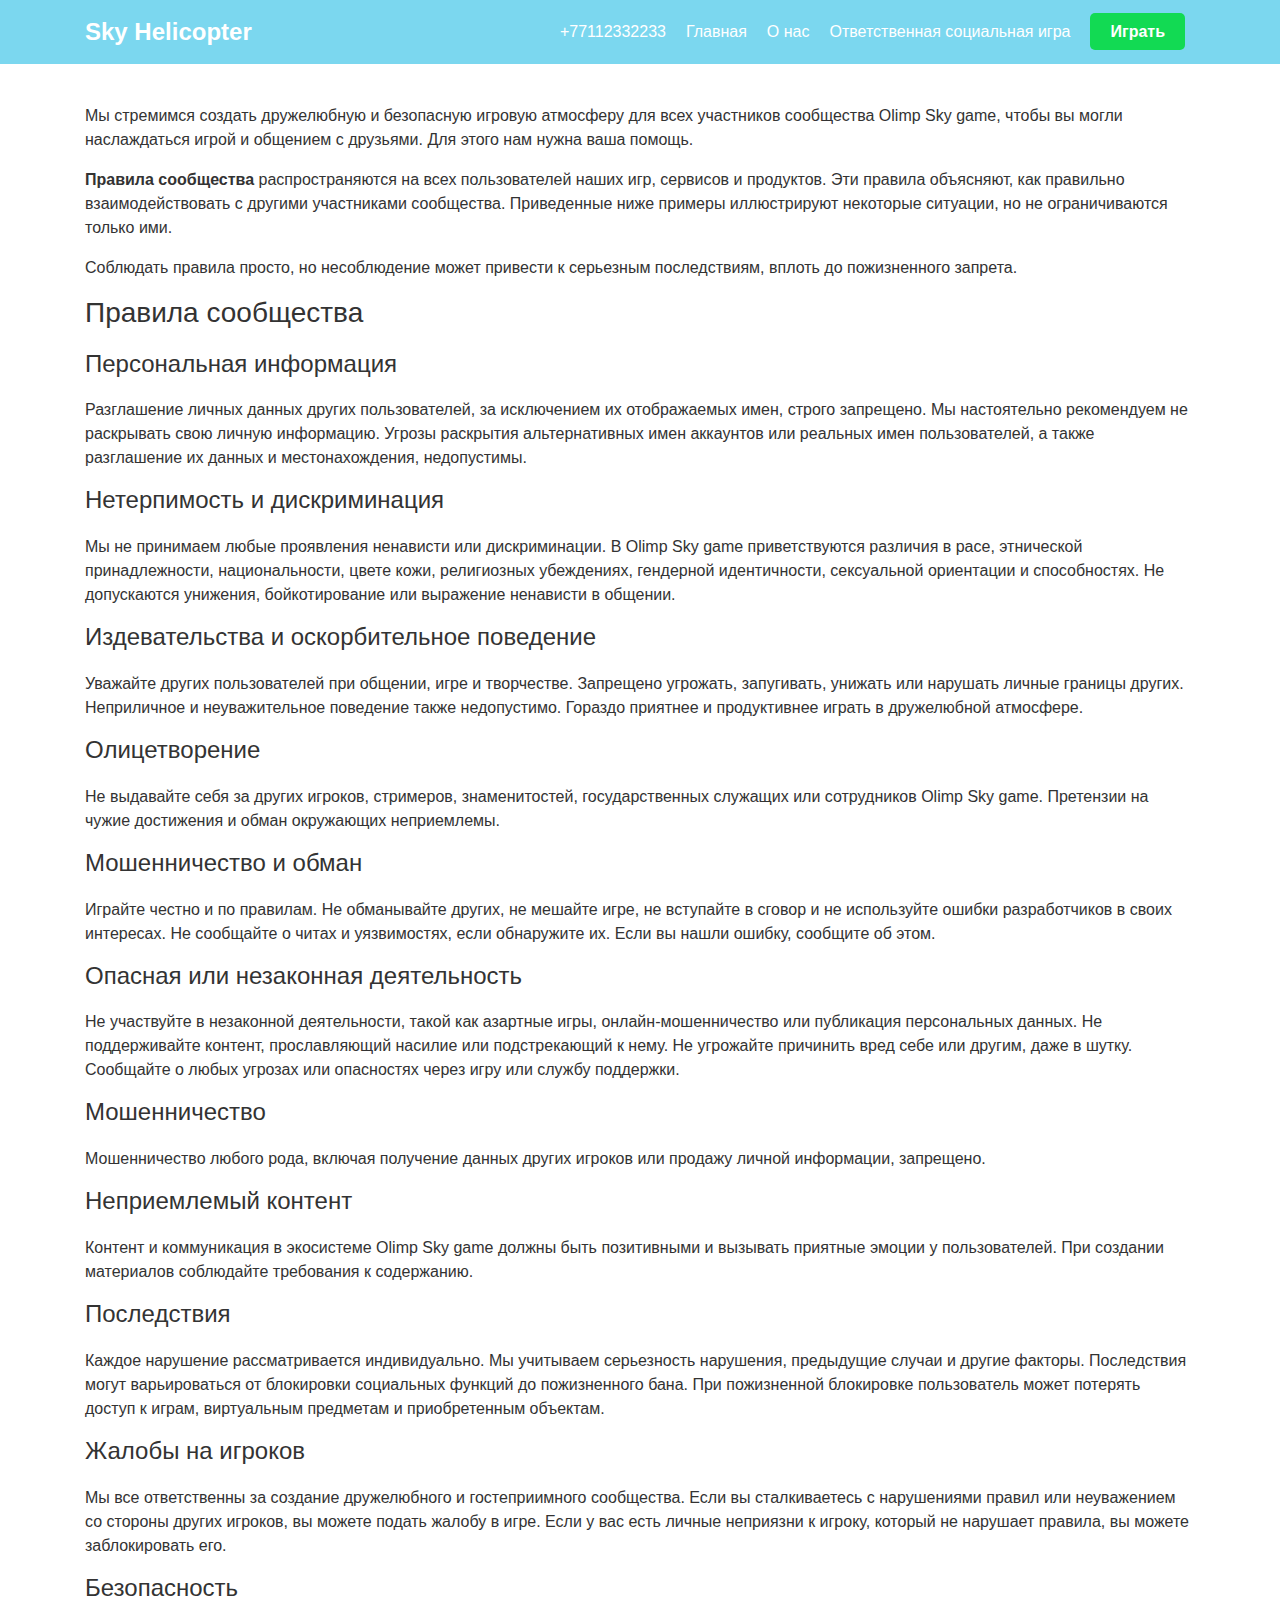
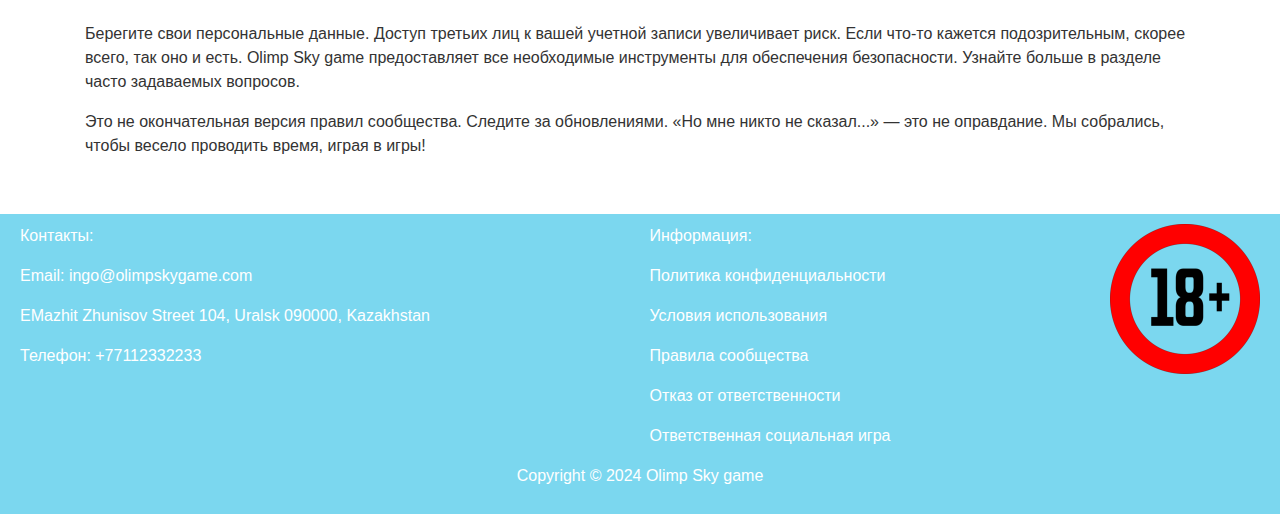
<file: rules.html>
<!DOCTYPE html>
<html lang="ru">
<head>
    <meta charset="UTF-8">
    <meta name="viewport" content="width=device-width, initial-scale=1.0">
    <meta name="title" content="Olimp Sky game - Погружение в мир вертолетных приключений">
    <meta name="description"
          content="Олимп Sky game - погружение в мир захватывающих вертолетных приключений. Испытайте захватывающий игровой процесс в Sky Helicopter!">
    <title>Olimp Sky game - Погружение в мир вертолетных приключений</title>
    <link rel="apple-touch-icon" sizes="180x180" href="favicon/apple-touch-icon.png">
    <link rel="icon" type="image/png" sizes="32x32" href="favicon/favicon-32x32.png">
    <link rel="icon" type="image/png" sizes="16x16" href="favicon/favicon-16x16.png">
    <link rel="manifest" href="favicon/site.webmanifest">
    <link rel="stylesheet" href="css/bootstrap.min.css">
    <link rel="stylesheet" href="css/style.css">
</head>
<body>

<!-- Header -->
<header class="header">
    <div class="container">
        <nav class="navbar navbar-expand-lg">
            <a class="navbar-brand" href="index.html">
                <div class="logo">Sky Helicopter</div>
            </a>
            <button class="navbar-toggler" type="button" data-toggle="collapse" data-target="#navbarSupportedContent"
                    aria-controls="navbarSupportedContent" aria-expanded="false" aria-label="Toggle navigation">
                <span class="toggler-icon"></span>
                <span class="toggler-icon"></span>
                <span class="toggler-icon"></span>
            </button>

            <div class="collapse navbar-collapse sub-menu-bar" id="navbarSupportedContent">
                <ul id="nav" class="navbar-nav ml-auto">
                    <li>+77112332233</li>
                    <li><a href="index.html">Главная</a></li>
                    <li><a href="index.html#about">О нас</a></li>
                    <li><a href="manage.html">Ответственная социальная игра</a></li>
                    <li><a href="#" class="btn-play">Играть</a></li>
                </ul>
            </div>
        </nav>
    </div>
</header>

<section class="section">
    <div class="container">
        <p>
            Мы стремимся создать дружелюбную и безопасную игровую атмосферу для всех участников сообщества Olimp Sky game, чтобы
            вы могли наслаждаться игрой и общением с друзьями. Для этого нам нужна ваша помощь.
        </p>
        <p>
            <strong>Правила сообщества</strong> распространяются на всех пользователей наших игр, сервисов и продуктов.
            Эти правила объясняют, как правильно взаимодействовать с другими участниками сообщества. Приведенные ниже
            примеры иллюстрируют некоторые ситуации, но не ограничиваются только ими.
        </p>
        <p>
            Соблюдать правила просто, но несоблюдение может привести к серьезным последствиям, вплоть до пожизненного
            запрета.
        </p>
        <h2>Правила сообщества</h2>
        <h3>Персональная информация</h3>
        <p>
            Разглашение личных данных других пользователей, за исключением их отображаемых имен, строго запрещено. Мы
            настоятельно рекомендуем не раскрывать свою личную информацию. Угрозы раскрытия альтернативных имен
            аккаунтов или реальных имен пользователей, а также разглашение их данных и местонахождения, недопустимы.
        </p>
        <h3>Нетерпимость и дискриминация</h3>
        <p>
            Мы не принимаем любые проявления ненависти или дискриминации. В Olimp Sky game приветствуются различия в расе,
            этнической принадлежности, национальности, цвете кожи, религиозных убеждениях, гендерной идентичности,
            сексуальной ориентации и способностях. Не допускаются унижения, бойкотирование или выражение ненависти в
            общении.
        </p>
        <h3>
            Издевательства и оскорбительное поведение
        </h3>
        <p>
            Уважайте других пользователей при общении, игре и творчестве. Запрещено угрожать, запугивать, унижать или
            нарушать личные границы других. Неприличное и неуважительное поведение также недопустимо. Гораздо приятнее и
            продуктивнее играть в дружелюбной атмосфере.
        </p>
        <h3>
            Олицетворение
        </h3>
        <p>
            Не выдавайте себя за других игроков, стримеров, знаменитостей, государственных служащих или сотрудников
            Olimp Sky game. Претензии на чужие достижения и обман окружающих неприемлемы.
        </p>
        <h3>
            Мошенничество и обман
        </h3>
        <p>
            Играйте честно и по правилам. Не обманывайте других, не мешайте игре, не вступайте в сговор и не используйте
            ошибки разработчиков в своих интересах. Не сообщайте о читах и уязвимостях, если обнаружите их. Если вы
            нашли ошибку, сообщите об этом.
        </p>
        <h3>
            Опасная или незаконная деятельность
        </h3>
        <p>
            Не участвуйте в незаконной деятельности, такой как азартные игры, онлайн-мошенничество или публикация
            персональных данных. Не поддерживайте контент, прославляющий насилие или подстрекающий к нему. Не угрожайте
            причинить вред себе или другим, даже в шутку. Сообщайте о любых угрозах или опасностях через игру или службу
            поддержки.
        </p>
        <h3>
            Мошенничество
        </h3>
        <p>
            Мошенничество любого рода, включая получение данных других игроков или продажу личной информации, запрещено.
        </p>
        <h3>
            Неприемлемый контент
        </h3>
        <p>
            Контент и коммуникация в экосистеме Olimp Sky game должны быть позитивными и вызывать приятные эмоции у
            пользователей. При создании материалов соблюдайте требования к содержанию.
        </p>
        <h3>
            Последствия
        </h3>
        <p>
            Каждое нарушение рассматривается индивидуально. Мы учитываем серьезность нарушения, предыдущие случаи и
            другие факторы. Последствия могут варьироваться от блокировки социальных функций до пожизненного бана. При
            пожизненной блокировке пользователь может потерять доступ к играм, виртуальным предметам и приобретенным
            объектам.
        </p>
        <h3>Жалобы на игроков</h3>
        <p>
            Мы все ответственны за создание дружелюбного и гостеприимного сообщества. Если вы сталкиваетесь с
            нарушениями правил или неуважением со стороны других игроков, вы можете подать жалобу в игре. Если у вас
            есть личные неприязни к игроку, который не нарушает правила, вы можете заблокировать его.
        </p>
        <h3>Безопасность</h3>
        <p>
            Берегите свои персональные данные. Доступ третьих лиц к вашей учетной записи увеличивает риск. Если что-то
            кажется подозрительным, скорее всего, так оно и есть. Olimp Sky game предоставляет все необходимые инструменты для
            обеспечения безопасности. Узнайте больше в разделе часто задаваемых вопросов.
        </p>
        <p>Это не окончательная версия правил сообщества. Следите за обновлениями. «Но мне никто не сказал...» — это не
            оправдание. Мы собрались, чтобы весело проводить время, играя в игры!</p>
    </div>
</section>

<!-- Footer -->
<footer class="footer">
    <div class="d-flex justify-content-between flex-column-mob">
        <div>
            <p>Контакты:</p>
            <p>Email: ingo@olimpskygame.com</p>
            <p>EMazhit Zhunisov Street 104, Uralsk 090000, Kazakhstan</p>
            <p>Телефон: +77112332233</p>
        </div>
        <div>
            <p>Информация:</p>
            <p><a href="policy.html" class="text-white">Политика конфиденциальности</a></p>
            <p><a href="terms.html" class="text-white">Условия использования</a></p>
            <p><a href="rules.html" class="text-white">Правила сообщества</a></p>
            <p><a href="disclaimer.html" class="text-white">Отказ от ответственности</a></p>
            <p><a href="manage.html" class="text-white">Ответственная социальная игра</a></p>
        </div>
        <div>
            <img src="img/18.png" width="150">
        </div>
    </div>
    <div class="d-flex justify-content-center">
        <p>Copyright © 2024 Olimp Sky game</p>
    </div>

</footer>

</body>
<script src="js/jquery-1.12.4.min.js"></script>
<script src="js/bootstrap.min.js"></script>
<script src="js/main.js"></script>
<script type="application/ld+json">
    {
        "@context": "https://schema.org",
        "@type": "Organization",
        "name": "Olimp",
        "url": "",
        "logo": "/favicon/favicon.ico"
    }
</script>
<script type="application/ld+json">
    {
        "@context": "https://schema.org",
        "@type": "WPHeader",
        "headline": "Олимп Sky game - погружение в мир захватывающих вертолетных приключений. Испытайте захватывающий игровой процесс в Sky Helicopter!",
        "description": "Олимп Sky game - погружение в мир захватывающих вертолетных приключений. Испытайте захватывающий игровой процесс в Sky Helicopter!",
        "url": "",
        "publisher": {
            "@type": "Organization",
            "name": "Olimp",
            "logo": {
                "@type": "ImageObject",
                "url": "/favicon/favicon.ico"
            }
        }
    }
</script>
<script type="application/ld+json">
    {
        "@context": "https://schema.org",
        "@type": "WebPage",
        "name": "Olimp",
        "description": "Олимп Sky game - погружение в мир захватывающих вертолетных приключений. Испытайте захватывающий игровой процесс в Sky Helicopter!",
        "publisher": {
            "@type": "Organization",
            "name": "Olimp"
        },
        "license": "A license document that applies to this content, typically indicated by URL"
    }
</script>
<script type="application/ld+json">
    {
        "@context": "https://schema.org",
        "@type": "SiteNavigationElement",
        "name": "Main Navigation",
        "url": "",
        "hasPart": [
            {
                "@type": "WebPage",
                "name": "Home",
                "url": ""
            },
            {
                "@type": "WebPage",
                "name": "Manage",
                "url": "/manage.html"
            },
            {
                "@type": "WebPage",
                "name": "Rules",
                "url": "/rules.html"
            },
            {
                "@type": "WebPage",
                "name": "Disclaimer",
                "url": "/disclaimer.html"
            }
        ]
    }
</script>
</html>
</file>
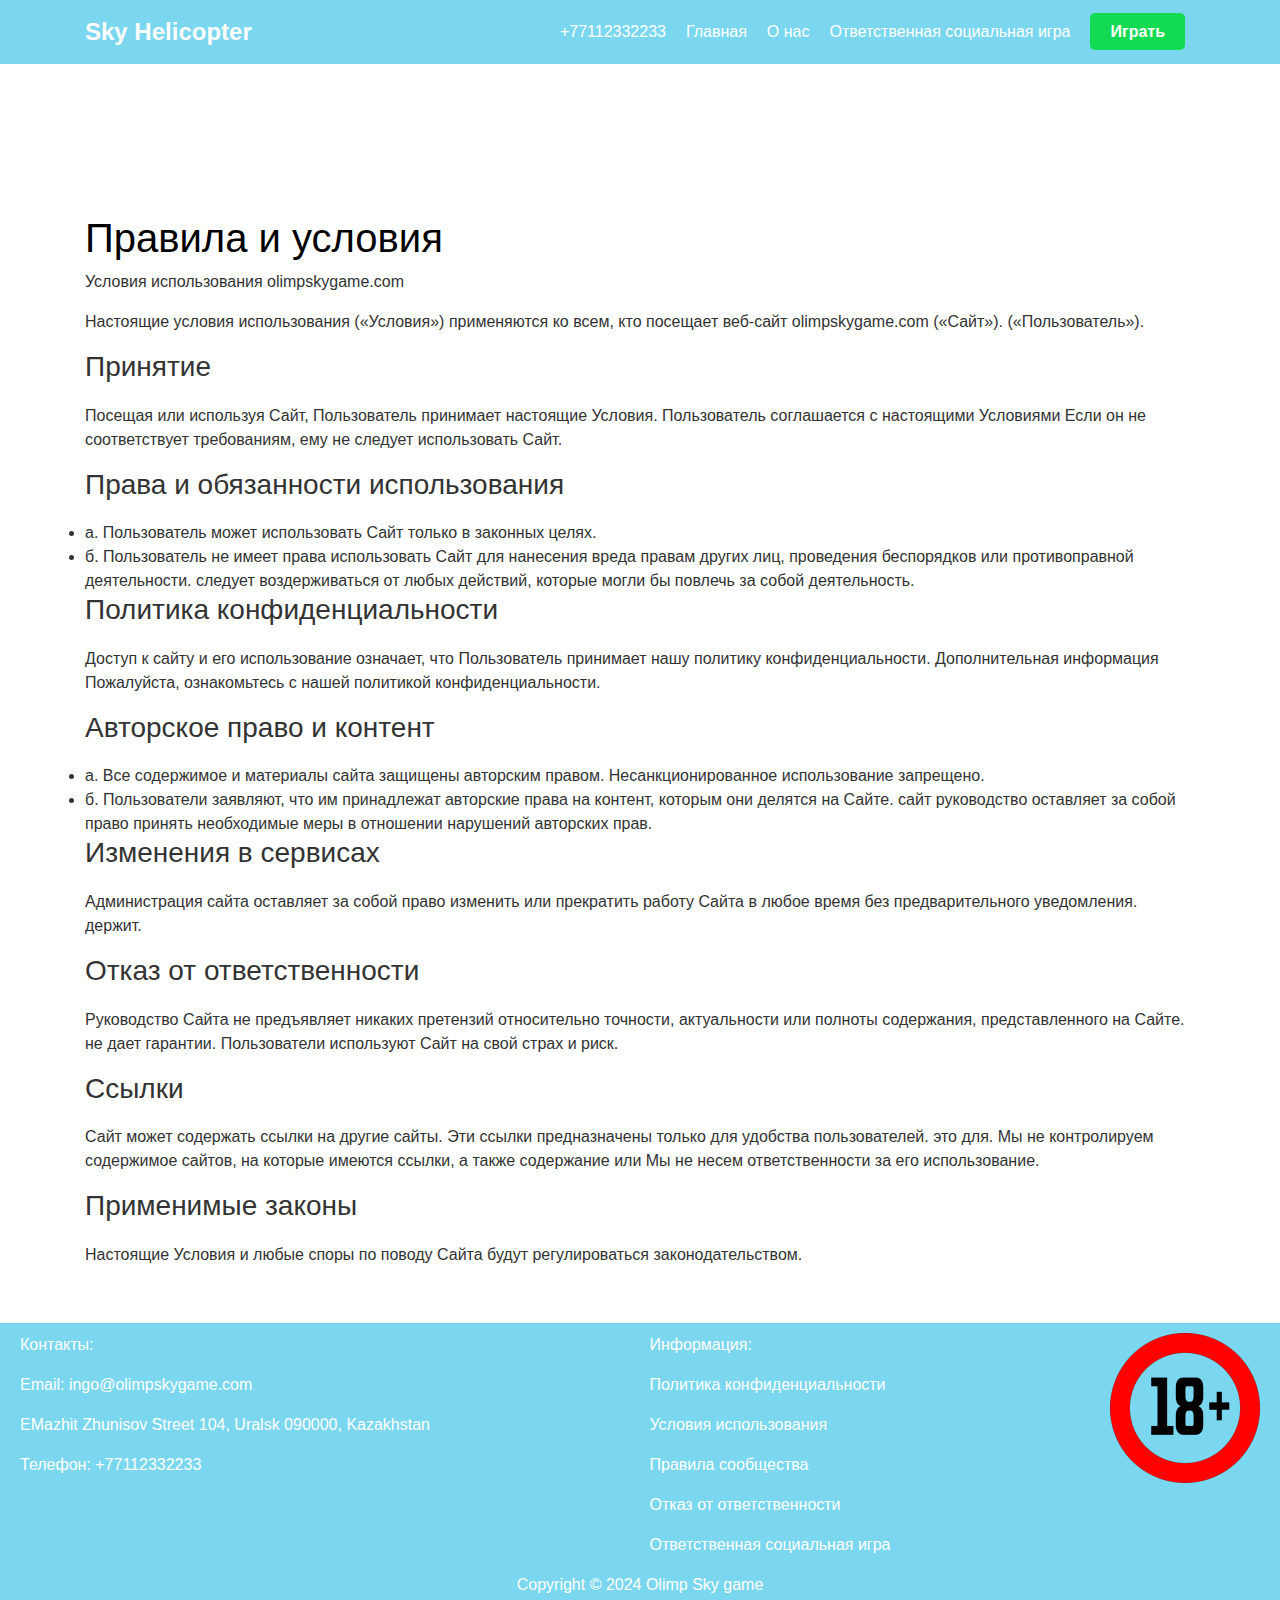
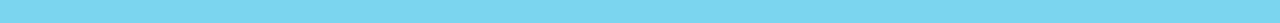
<file: terms.html>
<!DOCTYPE html>
<html lang="ru">
<head>
    <meta charset="UTF-8">
    <meta name="viewport" content="width=device-width, initial-scale=1.0">
    <meta name="title" content="Olimp Sky game - Погружение в мир вертолетных приключений">
    <meta name="description"
          content="Олимп Sky game - погружение в мир захватывающих вертолетных приключений. Испытайте захватывающий игровой процесс в Sky Helicopter!">
    <title>Olimp Sky game - Погружение в мир вертолетных приключений</title>
    <link rel="apple-touch-icon" sizes="180x180" href="favicon/apple-touch-icon.png">
    <link rel="icon" type="image/png" sizes="32x32" href="favicon/favicon-32x32.png">
    <link rel="icon" type="image/png" sizes="16x16" href="favicon/favicon-16x16.png">
    <link rel="manifest" href="favicon/site.webmanifest">
    <link rel="stylesheet" href="css/bootstrap.min.css">
    <link rel="stylesheet" href="css/style.css">
</head>
<body>

<!-- Header -->
<header class="header">
    <div class="container">
        <nav class="navbar navbar-expand-lg">
            <a class="navbar-brand" href="index.html">
                <div class="logo">Sky Helicopter</div>
            </a>
            <button class="navbar-toggler" type="button" data-toggle="collapse" data-target="#navbarSupportedContent"
                    aria-controls="navbarSupportedContent" aria-expanded="false" aria-label="Toggle navigation">
                <span class="toggler-icon"></span>
                <span class="toggler-icon"></span>
                <span class="toggler-icon"></span>
            </button>

            <div class="collapse navbar-collapse sub-menu-bar" id="navbarSupportedContent">
                <ul id="nav" class="navbar-nav ml-auto">
                    <li>+77112332233</li>
                    <li><a href="index.html">Главная</a></li>
                    <li><a href="index.html#about">О нас</a></li>
                    <li><a href="manage.html">Ответственная социальная игра</a></li>
                    <li><a href="#" class="btn-play">Играть</a></li>
                </ul>
            </div>
        </nav>
    </div>
</header>

<section class="section policy">
    <div class="container">
        <h1 style="color: #000">Правила и условия</h1>
        <p>Условия использования olimpskygame.com</p>
        <p>Настоящие условия использования («Условия») применяются ко всем, кто посещает веб-сайт olimpskygame.com
            («Сайт»).
            («Пользователь»).</p>
        <h2>Принятие</h2>
        <p>Посещая или используя Сайт, Пользователь принимает настоящие Условия. Пользователь соглашается с
            настоящими Условиями
            Если он не соответствует требованиям, ему не следует использовать Сайт.</p>
        <h2>Права и обязанности использования</h2>
        <li>а. Пользователь может использовать Сайт только в законных целях.</li>
        <li>б. Пользователь не имеет права использовать Сайт для нанесения вреда правам других лиц, проведения
            беспорядков или противоправной деятельности.
            следует воздерживаться от любых действий, которые могли бы повлечь за собой деятельность.
        </li>
        <h2>Политика конфиденциальности</h2>
        <p>Доступ к сайту и его использование означает, что Пользователь принимает нашу политику конфиденциальности.
            Дополнительная информация
            Пожалуйста, ознакомьтесь с нашей политикой конфиденциальности.</p>
        <h2>Авторское право и контент</h2>
        <li>а. Все содержимое и материалы сайта защищены авторским правом. Несанкционированное использование
            запрещено.
        </li>
        <li>б. Пользователи заявляют, что им принадлежат авторские права на контент, которым они делятся на Сайте.
            сайт
            руководство оставляет за собой право принять необходимые меры в отношении нарушений авторских прав.
        </li>
        <h2>Изменения в сервисах</h2>
        <p>Администрация сайта оставляет за собой право изменить или прекратить работу Сайта в любое время без
            предварительного уведомления.
            держит.</p>
        <h2>Отказ от ответственности</h2>
        <p>Руководство Сайта не предъявляет никаких претензий относительно точности, актуальности или полноты
            содержания, представленного на Сайте.
            не дает гарантии. Пользователи используют Сайт на свой страх и риск.</p>
        <h2>Ссылки</h2>
        <p>Сайт может содержать ссылки на другие сайты. Эти ссылки предназначены только для удобства пользователей.
            это для. Мы не контролируем содержимое сайтов, на которые имеются ссылки, а также содержание или
            Мы не несем ответственности за его использование.</p>
        <h2>Применимые законы</h2>
        <p>Настоящие Условия и любые споры по поводу Сайта будут регулироваться законодательством.</p>
    </div>
</section>

<!-- Footer -->
<footer class="footer">
    <div class="d-flex justify-content-between flex-column-mob">
        <div>
            <p>Контакты:</p>
            <p>Email: ingo@olimpskygame.com</p>
            <p>EMazhit Zhunisov Street 104, Uralsk 090000, Kazakhstan</p>
            <p>Телефон: +77112332233</p>
        </div>
        <div>
            <p>Информация:</p>
            <p><a href="policy.html" class="text-white">Политика конфиденциальности</a></p>
            <p><a href="terms.html" class="text-white">Условия использования</a></p>
            <p><a href="rules.html" class="text-white">Правила сообщества</a></p>
            <p><a href="disclaimer.html" class="text-white">Отказ от ответственности</a></p>
            <p><a href="manage.html" class="text-white">Ответственная социальная игра</a></p>
        </div>
        <div>
            <img src="img/18.png" width="150">
        </div>
    </div>
    <div class="d-flex justify-content-center">
        <p>Copyright © 2024 Olimp Sky game</p>
    </div>

</footer>

</body>
<script src="js/jquery-1.12.4.min.js"></script>
<script src="js/bootstrap.min.js"></script>
<script src="js/main.js"></script>
<script type="application/ld+json">
    {
        "@context": "https://schema.org",
        "@type": "Organization",
        "name": "Olimp",
        "url": "",
        "logo": "/favicon/favicon.ico"
    }
</script>
<script type="application/ld+json">
    {
        "@context": "https://schema.org",
        "@type": "WPHeader",
        "headline": "Олимп Sky game - погружение в мир захватывающих вертолетных приключений. Испытайте захватывающий игровой процесс в Sky Helicopter!",
        "description": "Олимп Sky game - погружение в мир захватывающих вертолетных приключений. Испытайте захватывающий игровой процесс в Sky Helicopter!",
        "url": "",
        "publisher": {
            "@type": "Organization",
            "name": "Olimp",
            "logo": {
                "@type": "ImageObject",
                "url": "/favicon/favicon.ico"
            }
        }
    }
</script>
<script type="application/ld+json">
    {
        "@context": "https://schema.org",
        "@type": "WebPage",
        "name": "Olimp",
        "description": "Олимп Sky game - погружение в мир захватывающих вертолетных приключений. Испытайте захватывающий игровой процесс в Sky Helicopter!",
        "publisher": {
            "@type": "Organization",
            "name": "Olimp"
        },
        "license": "A license document that applies to this content, typically indicated by URL"
    }
</script>
<script type="application/ld+json">
    {
        "@context": "https://schema.org",
        "@type": "SiteNavigationElement",
        "name": "Main Navigation",
        "url": "",
        "hasPart": [
            {
                "@type": "WebPage",
                "name": "Home",
                "url": ""
            },
            {
                "@type": "WebPage",
                "name": "Manage",
                "url": "/manage.html"
            },
            {
                "@type": "WebPage",
                "name": "Rules",
                "url": "/rules.html"
            },
            {
                "@type": "WebPage",
                "name": "Disclaimer",
                "url": "/disclaimer.html"
            }
        ]
    }
</script>
</html>
</file>
<file: css/style.css>
body {
  margin: 0;
  font-family: Arial, sans-serif;
  background-color: #ffffff;
  color: #333;
}
.header, .footer {
  background-color: #7bd7ef;
  color: #ffffff;
  padding: 10px 20px;
  text-align: center;
}
.disclaimer {
  background-color: #e76969;
  color: #ffffff;
  padding: 40px 100px;
  text-align: center;
  border: 5px solid #150091;
  margin-bottom: 20px;
}
.header {
  display: flex;
  justify-content: space-between;
  align-items: center;
}
.logo {
  font-size: 24px;
  font-weight: bold;
}
.nav-menu {
  display: flex;
  gap: 15px;
  align-items: center;
}
.nav-menu a {
  color: #fff;
  text-decoration: none;
}
.hero {
  position: relative;
  background: url('../img/1.jpg') no-repeat center center;
  background-size: cover;
  height: 500px;
  color: #ffffff;
  text-align: left;
}
.hero-content {
  position: absolute;
  bottom: 200px;
  left: 150px;
}
.hero-content h1 {
  font-size: 36px;
  margin: 0;
}
.hero-content p {
  font-size: 18px;
  margin: 10px 0;
}
.btn-play {
  background-color: #12da53;
  color: #ffffff;
  padding: 10px 20px;
  text-decoration: none;
  font-weight: bold;
  border-radius: 5px;
}
.section {
  padding: 40px 20px;
  display: flex;
  align-items: center;
}
.section img {
  width: 100%;
  max-width: 500px;
}
.section h2, .section h3 {
  margin: 0 20px 20px 0;
}
.section h2 {
  font-size: 28px;
}
.section h3 {
  font-size: 24px;
}
.section-content {
  flex: 1;
}
.section-content .btn-play {
  display: block;
  margin: 20px auto;
}
.gallery {
  display: flex;
  overflow-x: scroll;
  padding: 20px;
  gap: 10px;
}
.gallery img {
  width: 100%;
  max-width: 300px;
}
.footer {
  text-align: left;
}
@media (max-width: 768px) {
  .header, .footer {
    text-align: center;
  }
  .section {
    flex-direction: column;
    text-align: center;
  }
  .section img {
    margin: 0 auto;
  }
  .gallery {
    flex-direction: column;
  }
  .tel {
    display: none;
  }
  .flex-column-mob {
    flex-direction: column;
  }
  .hero-content {
    left: 50px;
  }
}
/*===== NAVBAR =====*/
.header_navbar {
  position: absolute;
  top: 0;
  left: 0;
  width: 100%;
  z-index: 99;
  -webkit-transition: all 0.3s ease-out 0s;
  -moz-transition: all 0.3s ease-out 0s;
  -ms-transition: all 0.3s ease-out 0s;
  -o-transition: all 0.3s ease-out 0s;
  transition: all 0.3s ease-out 0s;
}

.header a {
  color: #fff;
}

.header a:hover, .hero a:hover {
  text-decoration: none;
}

.sticky {
  position: fixed;
  z-index: 999;
  background-color: #fff;
  -webkit-box-shadow: 0px 20px 50px 0px rgba(0, 0, 0, 0.05);
  -moz-box-shadow: 0px 20px 50px 0px rgba(0, 0, 0, 0.05);
  box-shadow: 0px 20px 50px 0px rgba(0, 0, 0, 0.05);
  -webkit-transition: all 0.3s ease-out 0s;
  -moz-transition: all 0.3s ease-out 0s;
  -ms-transition: all 0.3s ease-out 0s;
  -o-transition: all 0.3s ease-out 0s;
  transition: all 0.3s ease-out 0s;
}

.sticky .navbar {
  padding: 10px 0;
}

.navbar {
  align-items: center;
  -webkit-transition: all 0.3s ease-out 0s;
  -moz-transition: all 0.3s ease-out 0s;
  -ms-transition: all 0.3s ease-out 0s;
  -o-transition: all 0.3s ease-out 0s;
  transition: all 0.3s ease-out 0s;
}

.navbar h1 {
  white-space: nowrap;
  margin-right: 1rem;
  color: #111;
  font-weight: bold;
}
.navbar ul li {
  margin: 10px;
}
.navbar a:hover {
  text-decoration: none;
}

.tariffs {
  padding: 200px 0;
}

.navbar-brand {
  padding: 0;
}

.navbar-brand img {
  width: 60px;
}
.policy {
  padding-top: 150px;
}
.policy p {
  text-align: left;
}

.navbar-toggler {
  padding: 0;
}

.navbar-toggler .toggler-icon {
  width: 30px;
  height: 2px;
  background-color: #fff;
  display: block;
  margin: 5px 0;
  position: relative;
  -webkit-transition: all 0.3s ease-out 0s;
  -moz-transition: all 0.3s ease-out 0s;
  -ms-transition: all 0.3s ease-out 0s;
  -o-transition: all 0.3s ease-out 0s;
  transition: all 0.3s ease-out 0s;
}

.navbar-toggler.active .toggler-icon:nth-of-type(1) {
  -webkit-transform: rotate(45deg);
  -moz-transform: rotate(45deg);
  -ms-transform: rotate(45deg);
  -o-transform: rotate(45deg);
  transform: rotate(45deg);
  top: 7px;
}

.navbar-toggler.active .toggler-icon:nth-of-type(2) {
  opacity: 0;
}

.navbar-toggler.active .toggler-icon:nth-of-type(3) {
  -webkit-transform: rotate(135deg);
  -moz-transform: rotate(135deg);
  -ms-transform: rotate(135deg);
  -o-transform: rotate(135deg);
  transform: rotate(135deg);
  top: -7px;
}

@media only screen and (min-width: 768px) and (max-width: 991px) {
  .navbar-collapse {
    position: absolute;
    top: 100%;
    left: 0;
    width: 100%;
    background-color: #fff;
    z-index: 9;
    -webkit-box-shadow: 0px 15px 20px 0px rgba(34, 34, 34, 0.1);
    -moz-box-shadow: 0px 15px 20px 0px rgba(34, 34, 34, 0.1);
    box-shadow: 0px 15px 20px 0px rgba(34, 34, 34, 0.1);
    margin-top: 20px;
    padding: 5px 12px;
  }
}

@media (max-width: 767px) {
  .navbar-collapse {
    position: absolute;
    top: 100%;
    left: 0;
    width: 100%;
    background-color: #fff;
    z-index: 9;
    -webkit-box-shadow: 0px 15px 20px 0px rgba(34, 34, 34, 0.1);
    -moz-box-shadow: 0px 15px 20px 0px rgba(34, 34, 34, 0.1);
    box-shadow: 0px 15px 20px 0px rgba(34, 34, 34, 0.1);
    padding: 5px 12px;
  }
  .about-text, .delivery-text {
    width: 100%;
  }
  .about-image, .delivery-image {
    width: 100%;
    margin-right: 0px;
  }
  .h-135 {
    height: auto;
  }
  .policy {
    margin: 0 20px;
    padding-top: 150px;
  }
  .policy h1 {
    font-size: 1.5em;
  }
  .policy h2 {
    font-size: 1.2em;
  }
  .menu ul li {
    margin: 10px 15px;
  }

  .menu ul li a {
    color: #fff
  }

  .category-row {
    flex-direction: column;
  }

  .about-team, .beauty-glory {
    flex-direction: column;
  }

  .about-team img, .beauty-glory img {
    max-width: 100%;
  }

  .navbar-toggler {
    padding: 10px;
  }

  .navbar h1 {
    padding: 20px;
  }

  .navbar-brand img {
    width: 60px;
  }
  .navbar ul li, .navbar ul li a{
    color: #111;
  }
  .img-about {
    width: 100% !important;
  }

  .advantage-row, .category-row {
    flex-direction: column;
  }

  .services-grid {
    display: flex;
    flex-direction: column;
  }

  .cta-btn {
    font-size: 14px;
  }

  .advantage-item, .category-card {
    width: 100%;
    margin: 10px 0;
  }

  .banner h1 {
    font-size: 16px;
  }

  .banner p {
    font-size: 12px;
  }

  .header-info p, .header-info a {
    font-size: 10px;
  }

  .tariffs .category-card {
    width: 100%;
  }

}

.navbar-nav .nav-item {
  margin-left: 45px;
  position: relative;
  white-space: nowrap;
}

nav ul li:hover a {
  color: #8B0000 !important;
  text-decoration: none;
}

.screen img {
  max-width: 250px;
}

@media only screen and (min-width: 992px) and (max-width: 1199px) {
  .navbar-nav .nav-item {
    margin-left: 30px;
  }
}

@media only screen and (min-width: 768px) and (max-width: 991px) {
  .navbar-nav .nav-item {
    margin: 0;
  }
}

@media (max-width: 767px) {
  .navbar-nav .nav-item {
    margin: 0;
  }

  .navbar h1 {
    font-size: 18px;
  }
}

.navbar-nav .nav-item a {
  font-size: 16px;
  font-weight: 600;
  color: #38424D;
  -webkit-transition: all 0.3s ease-out 0s;
  -moz-transition: all 0.3s ease-out 0s;
  -ms-transition: all 0.3s ease-out 0s;
  -o-transition: all 0.3s ease-out 0s;
  transition: all 0.3s ease-out 0s;
  padding: 5px 0;
  position: relative;
}

.navbar-nav .nav-item a::before {
  position: absolute;
  content: '';
  width: 0;
  height: 2px;
  background-color: #38424D;
  border-radius: 50px;
  left: 110%;
  left: 0;
  bottom: 0;
  -webkit-transition: all 0.3s ease-out 0s;
  -moz-transition: all 0.3s ease-out 0s;
  -ms-transition: all 0.3s ease-out 0s;
  -o-transition: all 0.3s ease-out 0s;
  transition: all 0.3s ease-out 0s;
}

@media only screen and (min-width: 768px) and (max-width: 991px) {
  .navbar-nav .nav-item a::before {
    display: none;
  }
}

@media (max-width: 767px) {
  .navbar-nav .nav-item a::before {
    display: none;
  }
}

@media only screen and (min-width: 768px) and (max-width: 991px) {
  .navbar-nav .nav-item a {
    display: block;
    padding: 4px 0;
  }
}

@media (max-width: 767px) {
  .navbar-nav .nav-item a {
    display: block;
    padding: 4px 0;
  }
}

.navbar-nav .nav-item.active > a::before, .navbar-nav .nav-item:hover > a::before {
  width: 100%;
}

.navbar-nav .nav-item:hover .sub-menu {
  top: 100%;
  opacity: 1;
  visibility: visible;
}

@media only screen and (min-width: 768px) and (max-width: 991px) {
  .navbar-nav .nav-item:hover .sub-menu {
    top: 0;
  }
}

@media (max-width: 767px) {
  .navbar-nav .nav-item:hover .sub-menu {
    top: 0;
  }

  .screen img {
    max-width: 100%;
  }
}

.navbar-nav .nav-item .sub-menu {
  width: 200px;
  background-color: #fff;
  -webkit-box-shadow: 0px 0px 20px 0px rgba(0, 0, 0, 0.1);
  -moz-box-shadow: 0px 0px 20px 0px rgba(0, 0, 0, 0.1);
  box-shadow: 0px 0px 20px 0px rgba(0, 0, 0, 0.1);
  position: absolute;
  top: 110%;
  left: 0;
  opacity: 0;
  visibility: hidden;
  -webkit-transition: all 0.3s ease-out 0s;
  -moz-transition: all 0.3s ease-out 0s;
  -ms-transition: all 0.3s ease-out 0s;
  -o-transition: all 0.3s ease-out 0s;
  transition: all 0.3s ease-out 0s;
}

@media only screen and (min-width: 768px) and (max-width: 991px) {
  .navbar-nav .nav-item .sub-menu {
    position: relative;
    width: 100%;
    top: 0;
    display: none;
    opacity: 1;
    visibility: visible;
  }
}

@media (max-width: 767px) {
  .navbar-nav .nav-item .sub-menu {
    position: relative;
    width: 100%;
    top: 0;
    display: none;
    opacity: 1;
    visibility: visible;
  }
  .container1 {
    flex-direction: column;
  }
}

.navbar-nav .nav-item .sub-menu li {
  display: block;
}

.navbar-nav .nav-item .sub-menu li a {
  display: block;
  padding: 8px 20px;
  color: #4be46e;
}

.navbar-nav .nav-item .sub-menu li a.active, .navbar-nav .nav-item .sub-menu li a:hover {
  padding-left: 25px;
  color: #1E75D9;
}

.navbar-nav .sub-nav-toggler {
  display: none;
}

.form-contact {
  width: 60%;
}

@media only screen and (min-width: 768px) and (max-width: 991px) {
  .navbar-nav .sub-nav-toggler {
    display: block;
    position: absolute;
    right: 0;
    top: 0;
    background: none;
    color: #222;
    font-size: 18px;
    border: 0;
    width: 30px;
    height: 30px;
  }
}

@media (max-width: 767px) {
  .navbar-nav .sub-nav-toggler {
    display: block;
    position: absolute;
    right: 0;
    top: 0;
    background: none;
    color: #222;
    font-size: 18px;
    border: 0;
    width: 30px;
    height: 30px;
  }

  .form-contact {
    width: 80%;
  }
}

.navbar-nav .sub-nav-toggler span {
  width: 8px;
  height: 8px;
  border-left: 1px solid #222;
  border-bottom: 1px solid #222;
  -webkit-transform: rotate(-45deg);
  -moz-transform: rotate(-45deg);
  -ms-transform: rotate(-45deg);
  -o-transform: rotate(-45deg);
  transform: rotate(-45deg);
  position: relative;
  top: -5px;
}

.contact_section2 {
  width: 100%;
  height: auto;
  background-size: 100%;
  display: flex;
  justify-content: center;
  margin-bottom: 90px;
}

.input_bg {
  width: 60%;
  margin: 0 auto;
  text-align: center;
  margin-top: 100px;
}

.fact_text {
  width: 100%;
  float: left;
  font-size: 20px;
  color: #ffffff;
  text-align: center;
  text-transform: uppercase;
}

.address_text {
  width: 100%;
  float: left;
  font-size: 18px;
  color: #000;
  padding: 5px 20px 5px 30px;
  border-radius: 30px;
  border: 0px;
  background-color: #dadada;
  height: 60px;
  margin-top: 40px;
}

.sub_bt {
  width: 100%;
  color: black;
  background-color: #fff;
  font-size: 18px;
  border-radius: 30px;
  border: 1px solid black;
  height: 60px;
  margin-top: 40px;
  cursor: pointer;

}

.sub_bt:hover {
  color: #fff;
  background-color: black;
  border-color: #fff;
}

.h-80 {
  height: 80px;
  background-size: auto;
}

.courses-section h2 {
  text-align: center;
}
</file>
